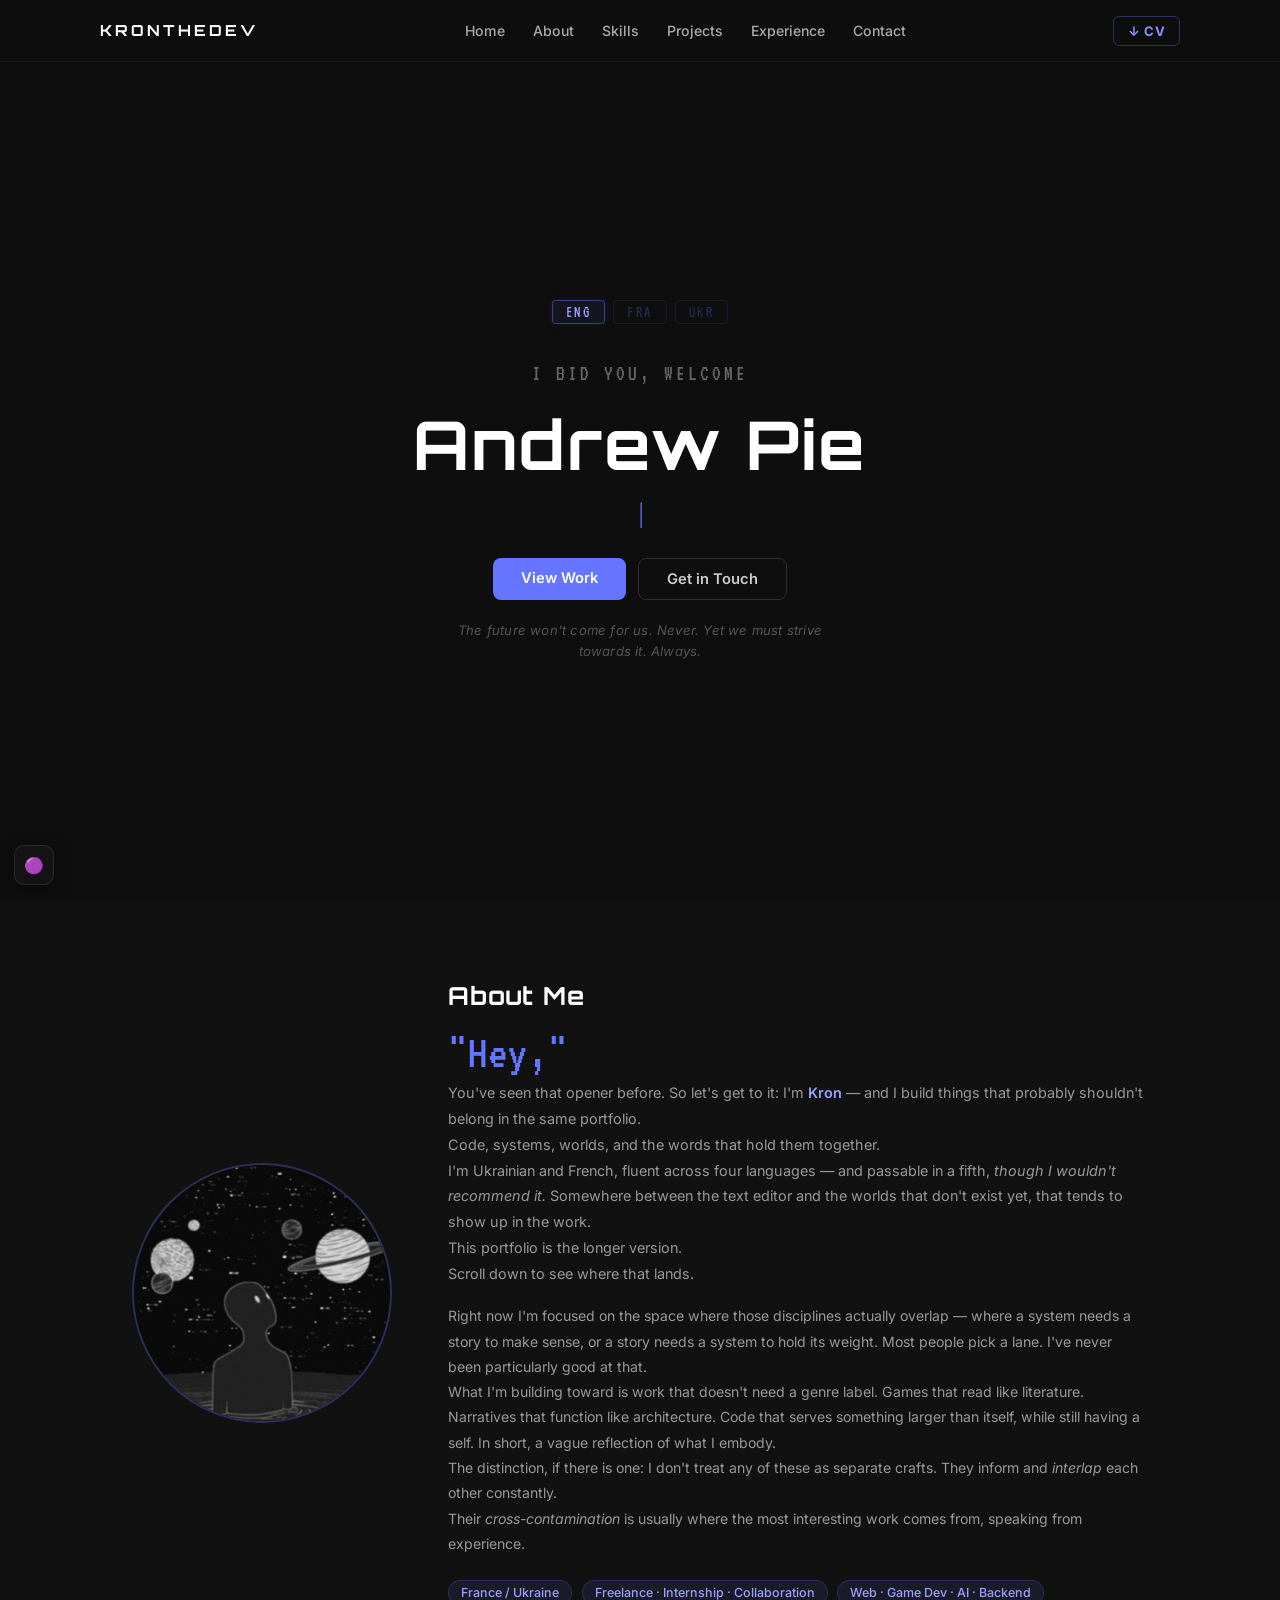
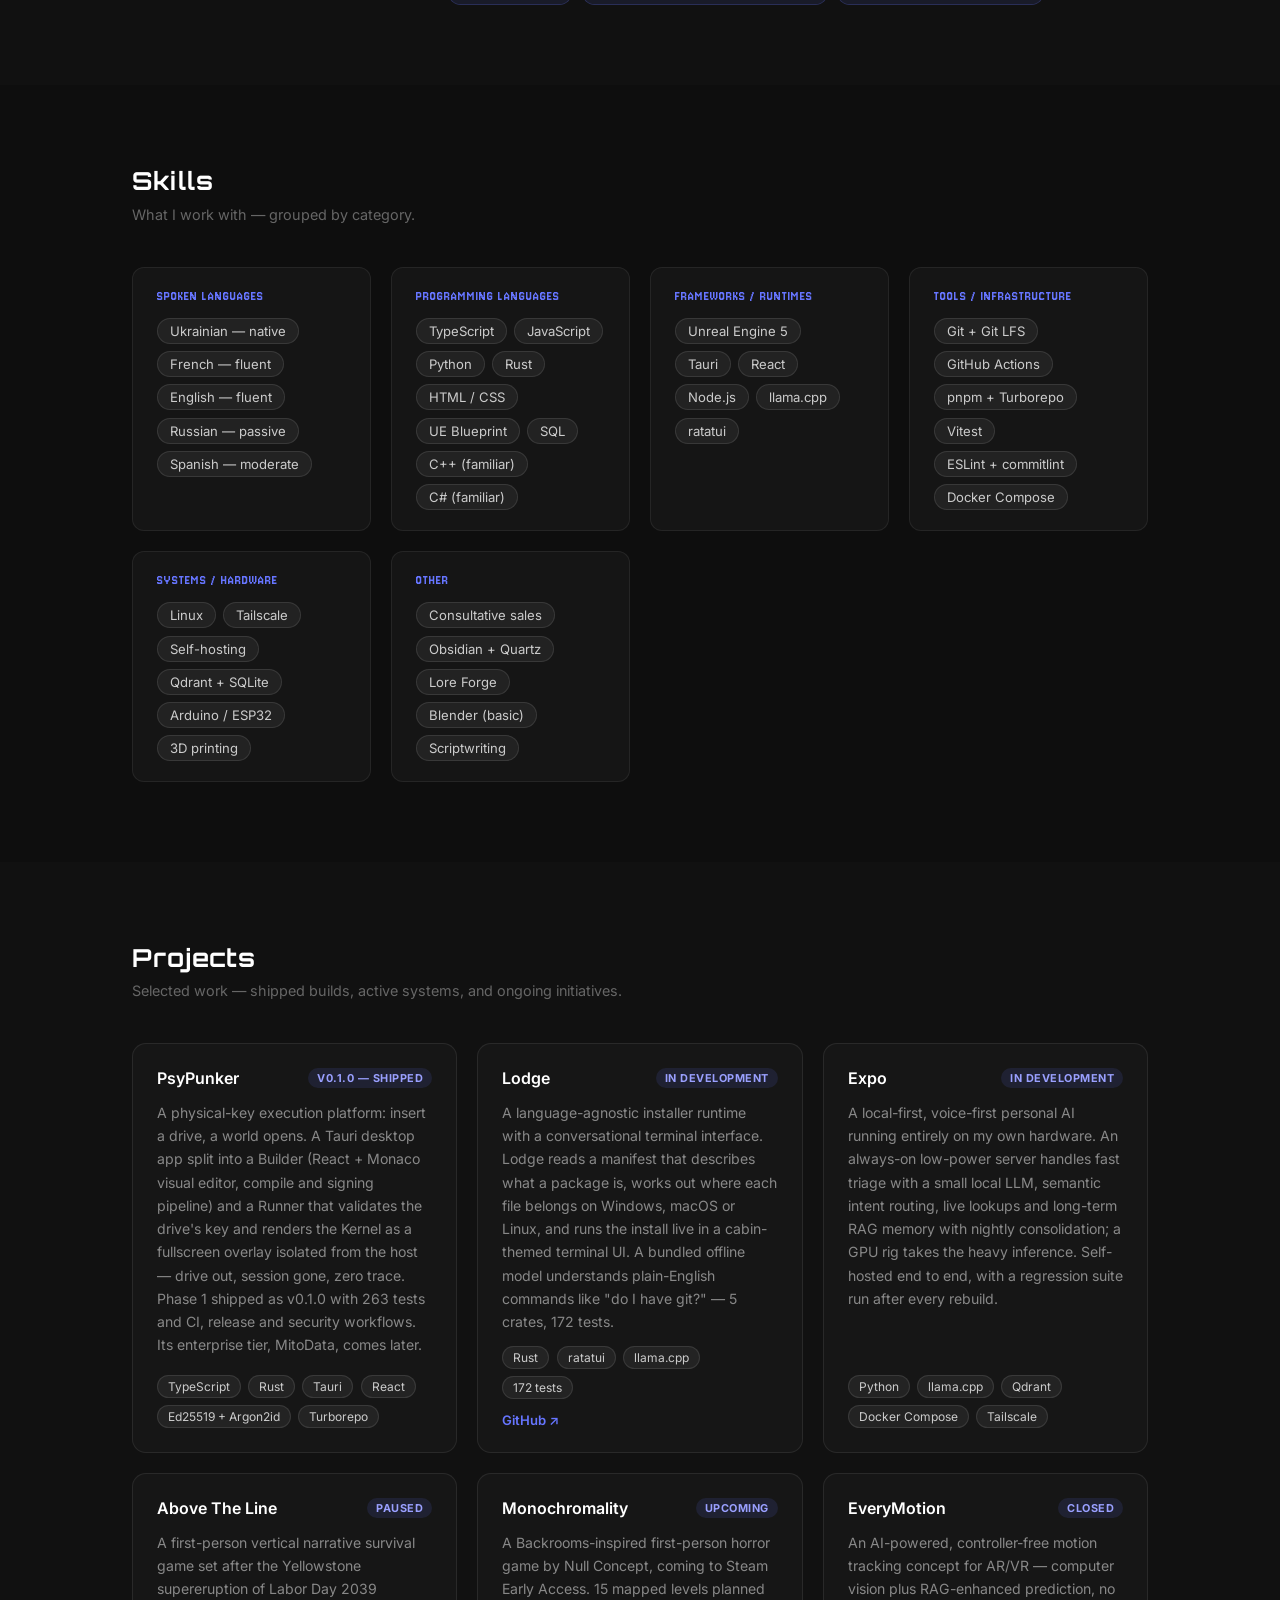
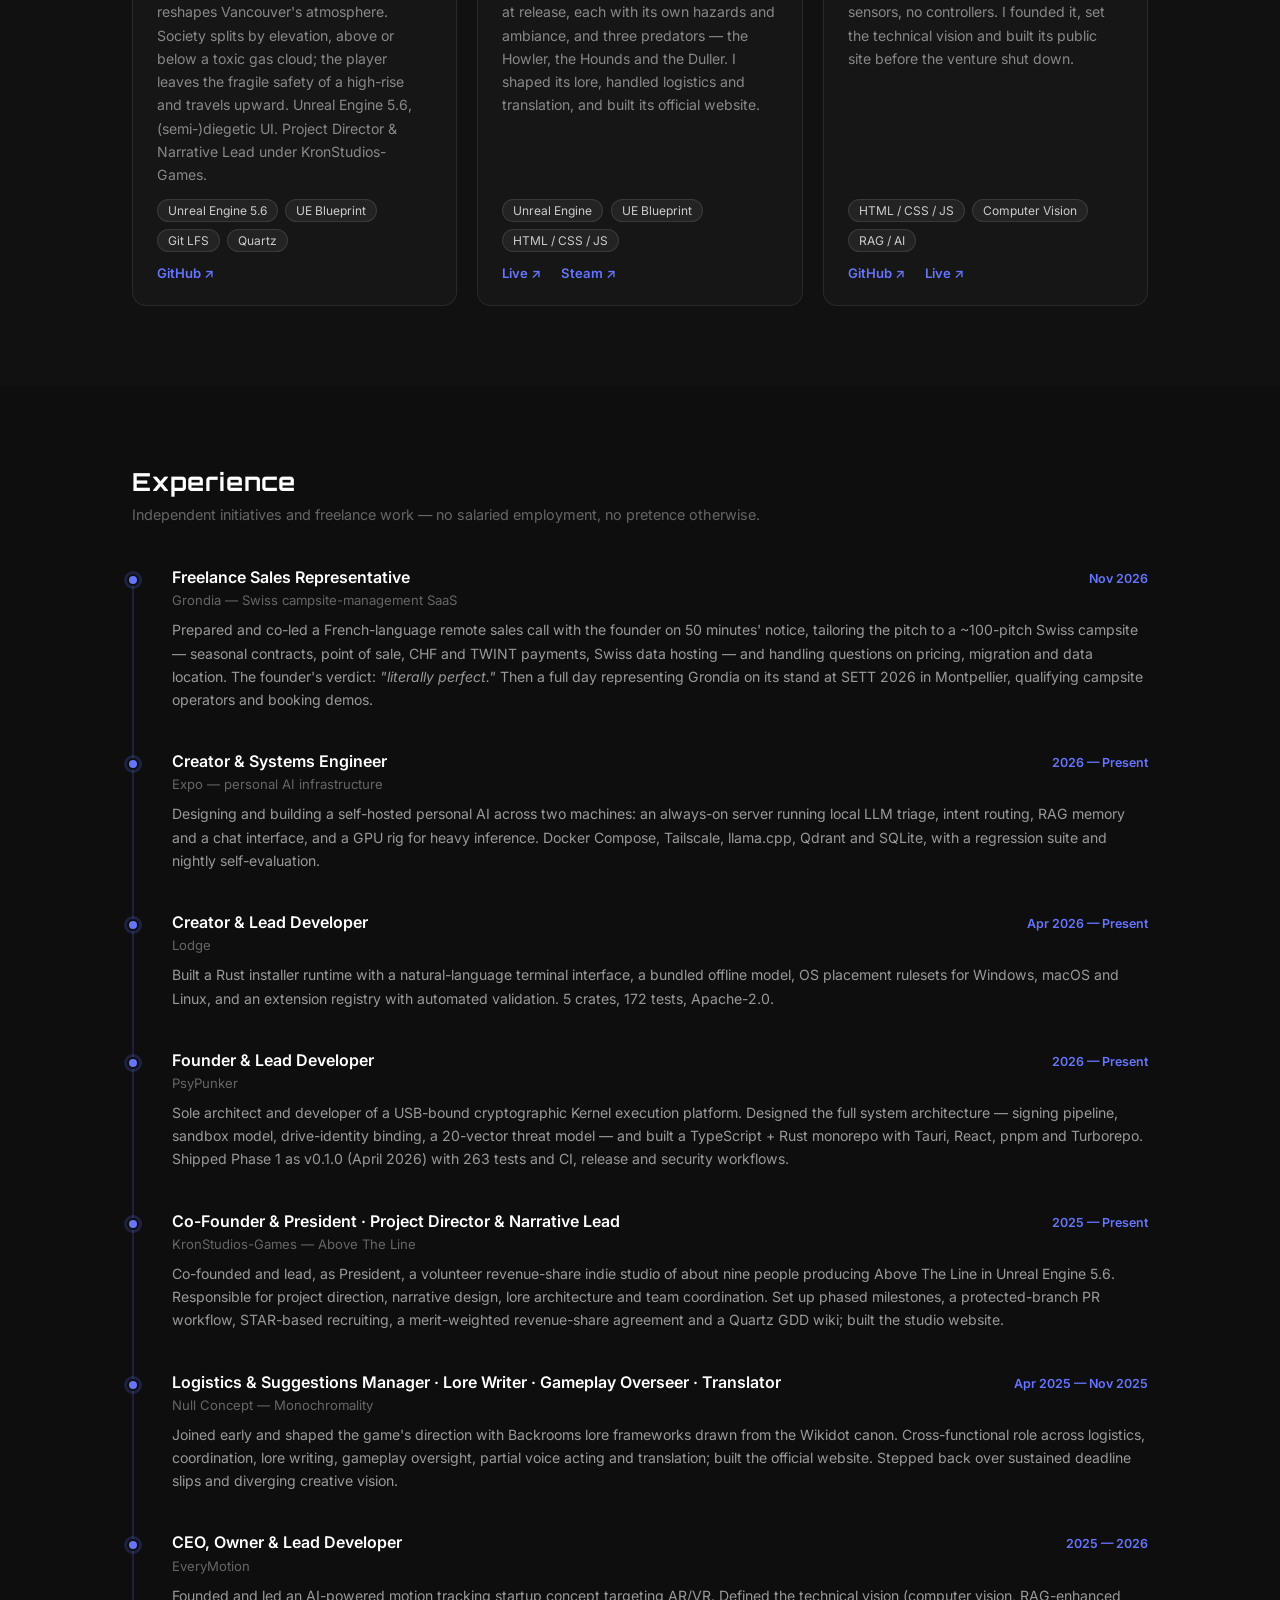
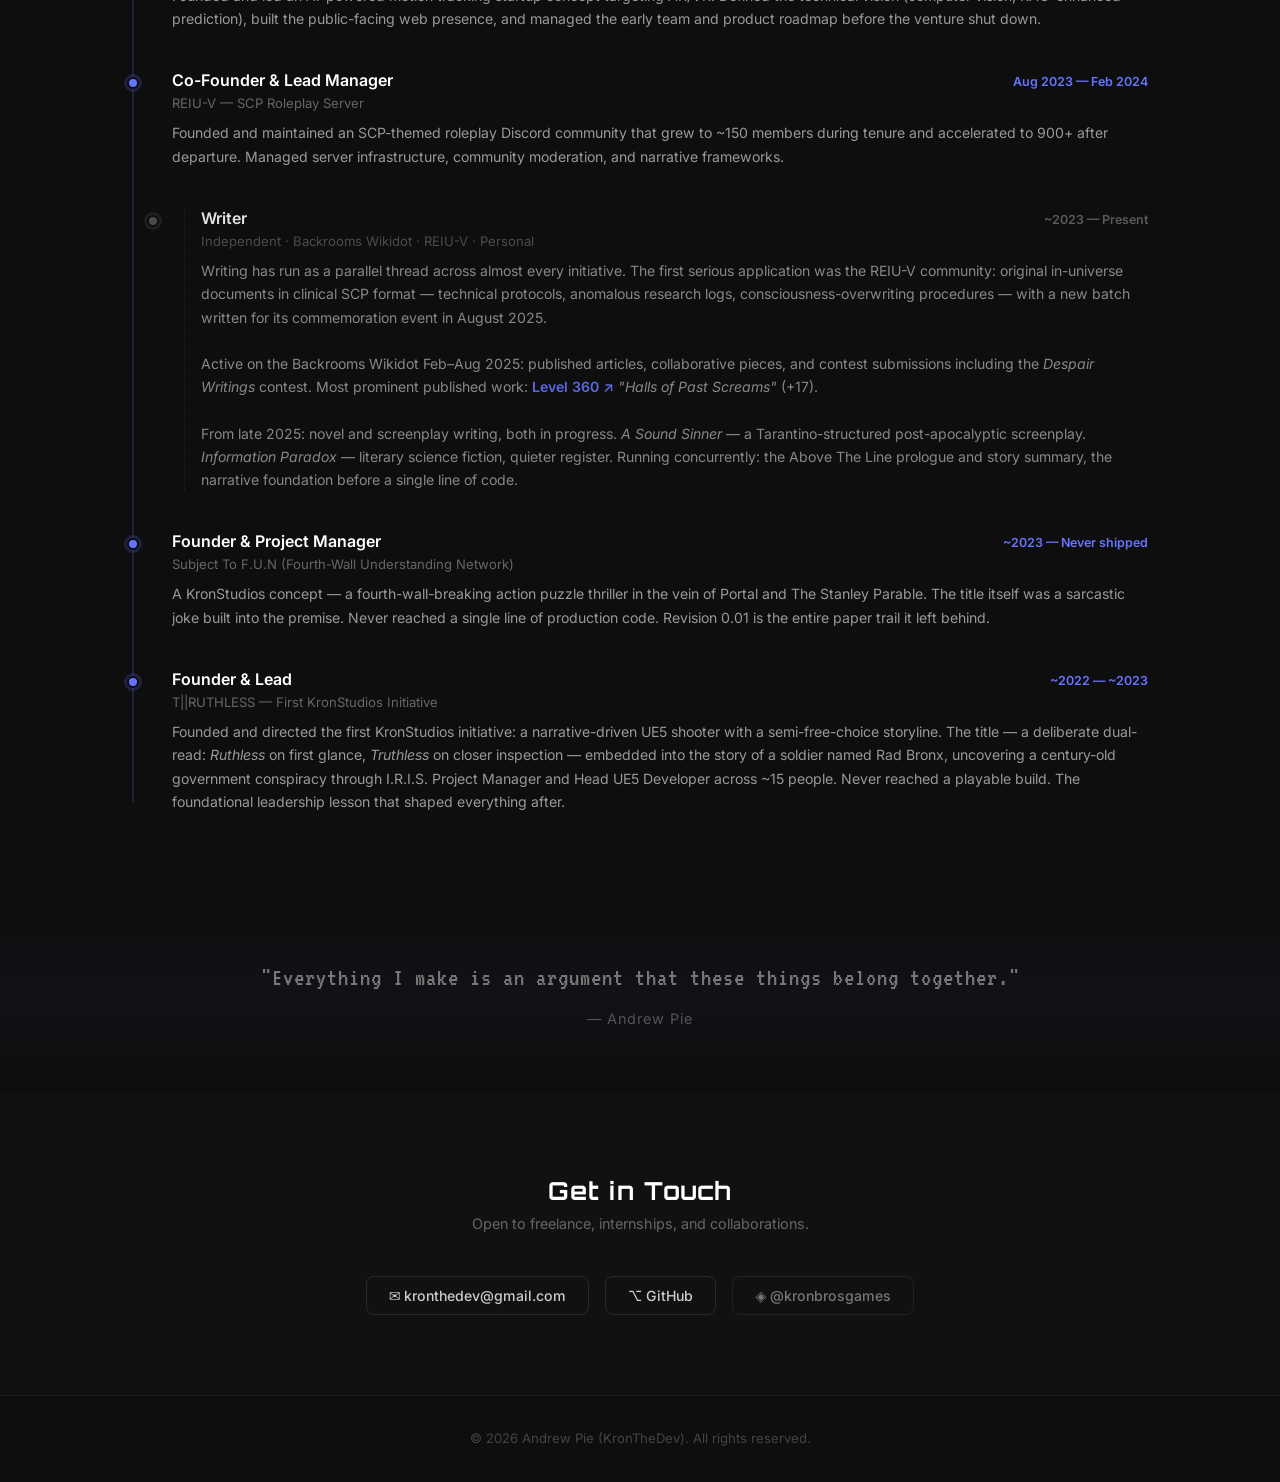
<file: index.html>
<!DOCTYPE html>
<html lang="en">
<head>
  <meta charset="UTF-8">
  <meta name="viewport" content="width=device-width, initial-scale=1.0">
  <title>Andrew Pie — Portfolio</title>
  <meta name="description" content="Andrew Pie (KronTheDev): developer, systems engineer, game designer and writer. Projects, experience and CV in English, French and Ukrainian.">
  <meta name="author" content="Andrew Pie">
  <link rel="icon" href="k-logo.ico" type="image/x-icon">
  <link href="https://fonts.googleapis.com/css2?family=Inter:wght@300;400;500;700&family=Orbitron:wght@700&family=VT323&family=Jersey+10&display=swap" rel="stylesheet">
  <link rel="stylesheet" href="style.css">
</head>
<body>

  <canvas id="trailCanvas"></canvas>
  <div id="glitchOverlay"></div>

  <!-- NAV -->
  <nav class="topbar" role="navigation" aria-label="Main navigation">
    <div class="nav-content">
      <span class="brand">KRONTHEDEV</span>
      <div class="nav-links" id="navLinks">
        <a href="#hero"       data-i18n="nav_home">Home</a>
        <a href="#about"      data-i18n="nav_about">About</a>
        <a href="#skills"     data-i18n="nav_skills">Skills</a>
        <a href="#projects"   data-i18n="nav_projects">Projects</a>
        <a href="#experience" data-i18n="nav_experience">Experience</a>
        <a href="#contact"    data-i18n="nav_contact">Contact</a>
      </div>
      <div class="nav-right">
        <a href="cv.html" class="cv-btn" id="cvDownload">↓ CV</a>
        <button class="nav-hamburger" id="navHamburger" aria-label="Toggle navigation" aria-expanded="false">
          <span></span><span></span><span></span>
        </button>
      </div>
    </div>
  </nav>

  <!-- HERO -->
  <section id="hero" class="hero">
    <div class="hero-content">

      <!-- Language selector -->
      <div class="lang-selector" role="group" aria-label="Language selector">
        <button class="lang-btn active" data-lang="en">ENG</button>
        <button class="lang-btn" data-lang="fr">FRA</button>
        <button class="lang-btn" data-lang="uk">UKR</button>
      </div>

      <p class="hero-eyebrow" data-i18n="hero_eyebrow">I bid you, Welcome</p>
      <h1 class="hero-name">Andrew Pie</h1>
      <p class="hero-role"><span id="roleType"></span><span class="cursor" aria-hidden="true">|</span></p>
      <div class="hero-cta">
        <a href="#projects" class="btn-primary" data-i18n="hero_cta_view">View Work</a>
        <a href="#contact"  class="btn-ghost"   data-i18n="hero_cta_touch">Get in Touch</a>
      </div>
      <p class="hero-tagline" data-i18n="hero_tagline">The future won't come for us. Never. Yet we must strive towards it. Always.</p>
    </div>
  </section>

  <!-- ABOUT -->
  <section id="about" class="section-alt">
    <div class="inner two-col">
      <div class="about-photo">
        <img src="assets/about_profile.png" alt="Andrew Pie" class="profile-img">
      </div>
      <div class="about-body">
        <h2 data-i18n="about_heading">About Me</h2>
        <p class="muted bio-p1">
          <span class="bio-hey" data-i18n="bio_hey">"Hey,"</span><br>
          <span data-i18n-html="bio_p1_l1">You've seen that opener before. So let's get to it: I'm <span id="glitchName">Andrew</span> — and I build things that probably shouldn't belong in the same portfolio.</span><br>
          <span data-i18n="bio_p1_l2">Code, systems, worlds, and the words that hold them together.</span><br>
          <span data-i18n-html="bio_p1_l3">I'm Ukrainian and French, fluent across four languages — and passable in a fifth, <em>though I wouldn't recommend it.</em> Somewhere between the text editor and the worlds that don't exist yet, that tends to show up in the work.</span><br>
          <span data-i18n="bio_p1_l4">This portfolio is the longer version.</span><br>
          <span data-i18n="bio_p1_l5">Scroll down to see where that lands.</span>
        </p>
        <p class="muted bio-p2" data-i18n-html="bio_p2">Right now I'm focused on the space where those disciplines actually overlap — where a system needs a story to make sense, or a story needs a system to hold its weight. Most people pick a lane. I've never been particularly good at that.<br>What I'm building toward is work that doesn't need a genre label. Games that read like literature. Narratives that function like architecture. Code that serves something larger than itself, while still having a self. In short, a vague reflection of what I embody.<br>The distinction, if there is one: I don't treat any of these as separate crafts. They inform and <em>interlap</em> each other constantly.<br>Their <em>cross-contamination</em> is usually where the most interesting work comes from, speaking from experience.</p>
        <div class="tag-row" style="margin-top:1.5rem">
          <span class="tag" data-i18n="tag_location">France / Ukraine</span>
          <span class="tag" data-i18n="tag_open">Freelance · Internship · Collaboration</span>
          <span class="tag" data-i18n="tag_domain">Web · Game Dev · AI · Backend</span>
        </div>
      </div>
    </div>
  </section>

  <!-- SKILLS -->
  <section id="skills" class="section-base">
    <div class="inner">
      <h2 data-i18n="skills_heading">Skills</h2>
      <p class="section-sub" data-i18n="skills_sub">What I work with — grouped by category.</p>
      <div class="skills-grid">

        <div class="skill-group">
          <h3 data-i18n="sg_spoken">Spoken Languages</h3>
          <div class="pill-row">
            <span class="pill" data-i18n="lang_uk">Ukrainian — native</span>
            <span class="pill" data-i18n="lang_fr">French — fluent</span>
            <span class="pill" data-i18n="lang_en">English — fluent</span>
            <span class="pill" data-i18n="lang_ru">Russian — passive</span>
            <span class="pill" data-i18n="lang_es">Spanish — moderate</span>
          </div>
        </div>

        <div class="skill-group">
          <h3 data-i18n="sg_prog">Programming Languages</h3>
          <div class="pill-row">
            <span class="pill">TypeScript</span>
            <span class="pill">JavaScript</span>
            <span class="pill">Python</span>
            <span class="pill">Rust</span>
            <span class="pill">HTML / CSS</span>
            <span class="pill">UE Blueprint</span>
            <span class="pill">SQL</span>
            <span class="pill" data-i18n="sk_cpp">C++ (familiar)</span>
            <span class="pill" data-i18n="sk_cs">C# (familiar)</span>
          </div>
        </div>

        <div class="skill-group">
          <h3 data-i18n="sg_frameworks">Frameworks / Runtimes</h3>
          <div class="pill-row">
            <span class="pill">Unreal Engine 5</span>
            <span class="pill">Tauri</span>
            <span class="pill">React</span>
            <span class="pill">Node.js</span>
            <span class="pill">llama.cpp</span>
            <span class="pill">ratatui</span>
          </div>
        </div>

        <div class="skill-group">
          <h3 data-i18n="sg_tools">Tools / Infrastructure</h3>
          <div class="pill-row">
            <span class="pill">Git + Git LFS</span>
            <span class="pill">GitHub Actions</span>
            <span class="pill">pnpm + Turborepo</span>
            <span class="pill">Vitest</span>
            <span class="pill">ESLint + commitlint</span>
            <span class="pill">Docker Compose</span>
          </div>
        </div>

        <div class="skill-group">
          <h3 data-i18n="sg_systems">Systems / Hardware</h3>
          <div class="pill-row">
            <span class="pill">Linux</span>
            <span class="pill">Tailscale</span>
            <span class="pill" data-i18n="sk_selfhost">Self-hosting</span>
            <span class="pill">Qdrant + SQLite</span>
            <span class="pill">Arduino / ESP32</span>
            <span class="pill" data-i18n="sk_print">3D printing</span>
          </div>
        </div>

        <div class="skill-group">
          <h3 data-i18n="sg_other">Other</h3>
          <div class="pill-row">
            <span class="pill" data-i18n="sk_sales">Consultative sales</span>
            <span class="pill">Obsidian + Quartz</span>
            <span class="pill">Lore Forge</span>
            <span class="pill" data-i18n="sk_blender">Blender (basic)</span>
            <span class="pill" data-i18n="sk_gdocs">Scriptwriting</span>
          </div>
        </div>

      </div>
    </div>
  </section>

  <!-- PROJECTS -->
  <section id="projects" class="section-alt">
    <div class="inner">
      <h2 data-i18n="projects_heading">Projects</h2>
      <p class="section-sub" data-i18n="projects_sub">Selected work — shipped builds, active systems, and ongoing initiatives.</p>
      <div class="projects-grid">

        <div class="project-card">
          <div class="project-top">
            <h3>PsyPunker</h3>
            <span class="status-badge" data-i18n="badge_v01">v0.1.0 — Shipped</span>
          </div>
          <p data-i18n="proj_ps_desc">A physical-key execution platform: insert a drive, a world opens. A Tauri desktop app split into a Builder (React + Monaco visual editor, compile and signing pipeline) and a Runner that validates the drive's key and renders the Kernel as a fullscreen overlay isolated from the host — drive out, session gone, zero trace. Phase 1 shipped as v0.1.0 with 263 tests and CI, release and security workflows. Its enterprise tier, MitoData, comes later.</p>
          <div class="pill-row sm">
            <span class="pill">TypeScript</span>
            <span class="pill">Rust</span>
            <span class="pill">Tauri</span>
            <span class="pill">React</span>
            <span class="pill">Ed25519 + Argon2id</span>
            <span class="pill">Turborepo</span>
          </div>
        </div>

        <div class="project-card">
          <div class="project-top">
            <h3>Lodge</h3>
            <span class="status-badge" data-i18n="badge_active">In development</span>
          </div>
          <p data-i18n="proj_lodge_desc">A language-agnostic installer runtime with a conversational terminal interface. Lodge reads a manifest that describes what a package is, works out where each file belongs on Windows, macOS or Linux, and runs the install live in a cabin-themed terminal UI. A bundled offline model understands plain-English commands like "do I have git?" — 5 crates, 172 tests.</p>
          <div class="pill-row sm">
            <span class="pill">Rust</span>
            <span class="pill">ratatui</span>
            <span class="pill">llama.cpp</span>
            <span class="pill">172 tests</span>
          </div>
          <div class="project-links">
            <a href="https://github.com/KronTheDev/lodge" target="_blank" rel="noopener">GitHub ↗</a>
          </div>
        </div>

        <div class="project-card">
          <div class="project-top">
            <h3>Expo</h3>
            <span class="status-badge" data-i18n="badge_active">In development</span>
          </div>
          <p data-i18n="proj_expo_desc">A local-first, voice-first personal AI running entirely on my own hardware. An always-on low-power server handles fast triage with a small local LLM, semantic intent routing, live lookups and long-term RAG memory with nightly consolidation; a GPU rig takes the heavy inference. Self-hosted end to end, with a regression suite run after every rebuild.</p>
          <div class="pill-row sm">
            <span class="pill">Python</span>
            <span class="pill">llama.cpp</span>
            <span class="pill">Qdrant</span>
            <span class="pill">Docker Compose</span>
            <span class="pill">Tailscale</span>
          </div>
        </div>

        <div class="project-card">
          <div class="project-top">
            <h3>Above The Line</h3>
            <span class="status-badge" data-i18n="badge_paused">Paused</span>
          </div>
          <p data-i18n="proj_atl_desc">A first-person vertical narrative survival game set after the Yellowstone supereruption of Labor Day 2039 reshapes Vancouver's atmosphere. Society splits by elevation, above or below a toxic gas cloud; the player leaves the fragile safety of a high-rise and travels upward. Unreal Engine 5.6, (semi-)diegetic UI. Project Director &amp; Narrative Lead under KronStudios-Games.</p>
          <div class="pill-row sm">
            <span class="pill">Unreal Engine 5.6</span>
            <span class="pill">UE Blueprint</span>
            <span class="pill">Git LFS</span>
            <span class="pill">Quartz</span>
          </div>
          <div class="project-links">
            <a href="https://github.com/KronStudios-Games/abovetheline" target="_blank" rel="noopener">GitHub ↗</a>
          </div>
        </div>

        <div class="project-card">
          <div class="project-top">
            <h3>Monochromality</h3>
            <span class="status-badge" data-i18n="badge_upcoming">Upcoming</span>
          </div>
          <p data-i18n="proj_mono_desc">A Backrooms-inspired first-person horror game by Null Concept, coming to Steam Early Access. 15 mapped levels planned at release, each with its own hazards and ambiance, and three predators — the Howler, the Hounds and the Duller. I shaped its lore, handled logistics and translation, and built its official website.</p>
          <div class="pill-row sm">
            <span class="pill">Unreal Engine</span>
            <span class="pill">UE Blueprint</span>
            <span class="pill">HTML / CSS / JS</span>
          </div>
          <div class="project-links">
            <a href="https://kronthedev.github.io/monochromality/" target="_blank" rel="noopener">Live ↗</a>
            <a href="https://store.steampowered.com/app/3744840/Monochromality/" target="_blank" rel="noopener">Steam ↗</a>
          </div>
        </div>

        <div class="project-card">
          <div class="project-top">
            <h3>EveryMotion</h3>
            <span class="status-badge" data-i18n="badge_closed">Closed</span>
          </div>
          <p data-i18n="proj_em_desc">An AI-powered, controller-free motion tracking concept for AR/VR — computer vision plus RAG-enhanced prediction, no sensors, no controllers. I founded it, set the technical vision and built its public site before the venture shut down.</p>
          <div class="pill-row sm">
            <span class="pill">HTML / CSS / JS</span>
            <span class="pill">Computer Vision</span>
            <span class="pill">RAG / AI</span>
          </div>
          <div class="project-links">
            <a href="https://github.com/KronTheDev/everymotion.github.io" target="_blank" rel="noopener">GitHub ↗</a>
            <a href="https://kronthedev.github.io/everymotion.github.io/" target="_blank" rel="noopener">Live ↗</a>
          </div>
        </div>

      </div>
    </div>
  </section>

  <!-- EXPERIENCE -->
  <section id="experience" class="section-base">
    <div class="inner">
      <h2 data-i18n="experience_heading">Experience</h2>
      <p class="section-sub" data-i18n="experience_sub">Independent initiatives and freelance work — no salaried employment, no pretence otherwise.</p>
      <div class="timeline">

        <div class="tl-item">
          <div class="tl-dot"></div>
          <div class="tl-body">
            <div class="tl-header">
              <h3 data-i18n="exp_gr_role">Freelance Sales Representative</h3>
              <span class="tl-date" data-i18n="exp_gr_date">Nov 2026</span>
            </div>
            <p class="tl-org" data-i18n="exp_gr_org">Grondia — Swiss campsite-management SaaS</p>
            <p class="muted" data-i18n-html="exp_gr_desc">Prepared and co-led a French-language remote sales call with the founder on 50 minutes' notice, tailoring the pitch to a ~100-pitch Swiss campsite — seasonal contracts, point of sale, CHF and TWINT payments, Swiss data hosting — and handling questions on pricing, migration and data location. The founder's verdict: <em>"literally perfect."</em> Then a full day representing Grondia on its stand at SETT 2026 in Montpellier, qualifying campsite operators and booking demos.</p>
          </div>
        </div>

        <div class="tl-item">
          <div class="tl-dot"></div>
          <div class="tl-body">
            <div class="tl-header">
              <h3 data-i18n="exp_expo_role">Creator &amp; Systems Engineer</h3>
              <span class="tl-date" data-i18n="exp_expo_date">2026 — Present</span>
            </div>
            <p class="tl-org" data-i18n="exp_expo_org">Expo — personal AI infrastructure</p>
            <p class="muted" data-i18n="exp_expo_desc">Designing and building a self-hosted personal AI across two machines: an always-on server running local LLM triage, intent routing, RAG memory and a chat interface, and a GPU rig for heavy inference. Docker Compose, Tailscale, llama.cpp, Qdrant and SQLite, with a regression suite and nightly self-evaluation.</p>
          </div>
        </div>

        <div class="tl-item">
          <div class="tl-dot"></div>
          <div class="tl-body">
            <div class="tl-header">
              <h3 data-i18n="exp_lodge_role">Creator &amp; Lead Developer</h3>
              <span class="tl-date" data-i18n="exp_lodge_date">Apr 2026 — Present</span>
            </div>
            <p class="tl-org" data-i18n="exp_lodge_org">Lodge</p>
            <p class="muted" data-i18n="exp_lodge_desc">Built a Rust installer runtime with a natural-language terminal interface, a bundled offline model, OS placement rulesets for Windows, macOS and Linux, and an extension registry with automated validation. 5 crates, 172 tests, Apache-2.0.</p>
          </div>
        </div>

        <div class="tl-item">
          <div class="tl-dot"></div>
          <div class="tl-body">
            <div class="tl-header">
              <h3 data-i18n="exp_ps_role">Founder &amp; Lead Developer</h3>
              <span class="tl-date" data-i18n="exp_ps_date">2026 — Present</span>
            </div>
            <p class="tl-org" data-i18n="exp_ps_org">PsyPunker</p>
            <p class="muted" data-i18n="exp_ps_desc">Sole architect and developer of a USB-bound cryptographic Kernel execution platform. Designed the full system architecture — signing pipeline, sandbox model, drive-identity binding, a 20-vector threat model — and built a TypeScript + Rust monorepo with Tauri, React, pnpm and Turborepo. Shipped Phase 1 as v0.1.0 (April 2026) with 263 tests and CI, release and security workflows.</p>
          </div>
        </div>

        <div class="tl-item">
          <div class="tl-dot"></div>
          <div class="tl-body">
            <div class="tl-header">
              <h3 data-i18n="exp_ks_role">Co-Founder &amp; President · Project Director &amp; Narrative Lead</h3>
              <span class="tl-date" data-i18n="exp_ks_date">2025 — Present</span>
            </div>
            <p class="tl-org" data-i18n="exp_ks_org">KronStudios-Games — Above The Line</p>
            <p class="muted" data-i18n="exp_ks_desc">Co-founded and lead, as President, a volunteer revenue-share indie studio of about nine people producing Above The Line in Unreal Engine 5.6. Responsible for project direction, narrative design, lore architecture and team coordination. Set up phased milestones, a protected-branch PR workflow, STAR-based recruiting, a merit-weighted revenue-share agreement and a Quartz GDD wiki; built the studio website.</p>
          </div>
        </div>

        <div class="tl-item">
          <div class="tl-dot"></div>
          <div class="tl-body">
            <div class="tl-header">
              <h3 data-i18n="exp_nc_role">Logistics &amp; Suggestions Manager · Lore Writer · Gameplay Overseer · Translator</h3>
              <span class="tl-date" data-i18n="exp_nc_date">Apr 2025 — Nov 2025</span>
            </div>
            <p class="tl-org" data-i18n="exp_nc_org">Null Concept — Monochromality</p>
            <p class="muted" data-i18n="exp_nc_desc">Joined early and shaped the game's direction with Backrooms lore frameworks drawn from the Wikidot canon. Cross-functional role across logistics, coordination, lore writing, gameplay oversight, partial voice acting and translation; built the official website. Stepped back over sustained deadline slips and diverging creative vision.</p>
          </div>
        </div>

        <div class="tl-item">
          <div class="tl-dot"></div>
          <div class="tl-body">
            <div class="tl-header">
              <h3 data-i18n="exp_em_role">CEO, Owner &amp; Lead Developer</h3>
              <span class="tl-date" data-i18n="exp_em_date">2025 — 2026</span>
            </div>
            <p class="tl-org" data-i18n="exp_em_org">EveryMotion</p>
            <p class="muted" data-i18n="exp_em_desc">Founded and led an AI-powered motion tracking startup concept targeting AR/VR. Defined the technical vision (computer vision, RAG-enhanced prediction), built the public-facing web presence, and managed the early team and product roadmap before the venture shut down.</p>
          </div>
        </div>

        <div class="tl-item">
          <div class="tl-dot"></div>
          <div class="tl-body">
            <div class="tl-header">
              <h3 data-i18n="exp_reiu_role">Co-Founder &amp; Lead Manager</h3>
              <span class="tl-date" data-i18n="exp_reiu_date">Aug 2023 — Feb 2024</span>
            </div>
            <p class="tl-org" data-i18n="exp_reiu_org">REIU-V — SCP Roleplay Server</p>
            <p class="muted" data-i18n="exp_reiu_desc">Founded and maintained an SCP-themed roleplay Discord community that grew to ~150 members during tenure and accelerated to 900+ after departure. Managed server infrastructure, community moderation, and narrative frameworks.</p>
          </div>
        </div>

        <div class="tl-item tl-writing">
          <div class="tl-dot tl-dot-writing"></div>
          <div class="tl-body">
            <div class="tl-header">
              <h3 data-i18n="exp_wr_role">Writer</h3>
              <span class="tl-date tl-date-writing" data-i18n="exp_wr_date">~2023 — Present</span>
            </div>
            <p class="tl-org tl-org-writing" data-i18n="exp_wr_org">Independent · Backrooms Wikidot · REIU-V · Personal</p>
            <p class="muted" data-i18n-html="exp_wr_desc">Writing has run as a parallel thread across almost every initiative. The first serious application was the REIU-V community: original in-universe documents in clinical SCP format — technical protocols, anomalous research logs, consciousness-overwriting procedures — with a new batch written for its commemoration event in August 2025.<br><br>Active on the Backrooms Wikidot Feb–Aug 2025: published articles, collaborative pieces, and contest submissions including the <em>Despair Writings</em> contest. Most prominent published work: <a href="https://backrooms-wiki.wikidot.com/level-360" target="_blank" rel="noopener" class="tl-link">Level 360 ↗</a> <em>"Halls of Past Screams"</em> (+17).<br><br>From late 2025: novel and screenplay writing, both in progress. <em>A Sound Sinner</em> — a Tarantino-structured post-apocalyptic screenplay. <em>Information Paradox</em> — literary science fiction, quieter register. Running concurrently: the Above The Line prologue and story summary, the narrative foundation before a single line of code.</p>
          </div>
        </div>

        <div class="tl-item">
          <div class="tl-dot"></div>
          <div class="tl-body">
            <div class="tl-header">
              <h3 data-i18n="exp_fun_role">Founder &amp; Project Manager</h3>
              <span class="tl-date" data-i18n="exp_fun_date">~2023 — Never shipped</span>
            </div>
            <p class="tl-org" data-i18n="exp_fun_org">Subject To F.U.N (Fourth-Wall Understanding Network)</p>
            <p class="muted" data-i18n="exp_fun_desc">A KronStudios concept — a fourth-wall-breaking action puzzle thriller in the vein of Portal and The Stanley Parable. The title itself was a sarcastic joke built into the premise. Never reached a single line of production code. Revision 0.01 is the entire paper trail it left behind.</p>
          </div>
        </div>

        <div class="tl-item">
          <div class="tl-dot"></div>
          <div class="tl-body">
            <div class="tl-header">
              <h3 data-i18n="exp_tr_role">Founder &amp; Lead</h3>
              <span class="tl-date" data-i18n="exp_tr_date">~2022 — ~2023</span>
            </div>
            <p class="tl-org" data-i18n="exp_tr_org">T||RUTHLESS — First KronStudios Initiative</p>
            <p class="muted" data-i18n-html="exp_tr_desc">Founded and directed the first KronStudios initiative: a narrative-driven UE5 shooter with a semi-free-choice storyline. The title — a deliberate dual-read: <em>Ruthless</em> on first glance, <em>Truthless</em> on closer inspection — embedded into the story of a soldier named Rad Bronx, uncovering a century-old government conspiracy through I.R.I.S. Project Manager and Head UE5 Developer across ~15 people. Never reached a playable build. The foundational leadership lesson that shaped everything after.</p>
          </div>
        </div>

      </div>
    </div>
  </section>

  <!-- QUOTE / BREAK -->
  <div class="vision-break">
    <p data-i18n="vision_quote">"Everything I make is an argument that these things belong together."</p>
    <p class="vision-attr">— Andrew Pie</p>
  </div>

  <!-- CONTACT -->
  <section id="contact" class="section-alt">
    <div class="inner" style="text-align:center">
      <h2 data-i18n="contact_heading">Get in Touch</h2>
      <p class="section-sub" data-i18n="contact_sub">Open to freelance, internships, and collaborations.</p>
      <div class="contact-links">
        <a href="mailto:kronthedev@gmail.com" class="contact-chip">✉ kronthedev@gmail.com</a>
        <a href="https://github.com/KronTheDev" class="contact-chip" target="_blank" rel="noopener">⌥ GitHub</a>
        <span class="contact-chip contact-chip-static">◈ @kronbrosgames</span>
      </div>
    </div>
  </section>

  <footer>
    <p>© 2026 Andrew Pie (KronTheDev). All rights reserved.</p>
  </footer>

  <!-- Trail widget -->
  <div id="trailWidget" class="trail-widget" tabindex="0" aria-label="Trail controls">
    <button class="trail-tab" aria-expanded="false" aria-controls="trailPanel" title="Toggle cursor trail">🟣</button>
    <div id="trailPanel" class="trail-panel" role="region" aria-hidden="true">
      <label class="switch">
        <input id="trailToggle" type="checkbox" checked aria-checked="true">
        <span class="slider"></span>
      </label>
      <span class="trail-text">Trail</span>
    </div>
  </div>

  <script src="translations.js?v=2"></script>
  <script src="script.js?v=3"></script>
</body>
</html>
</file>
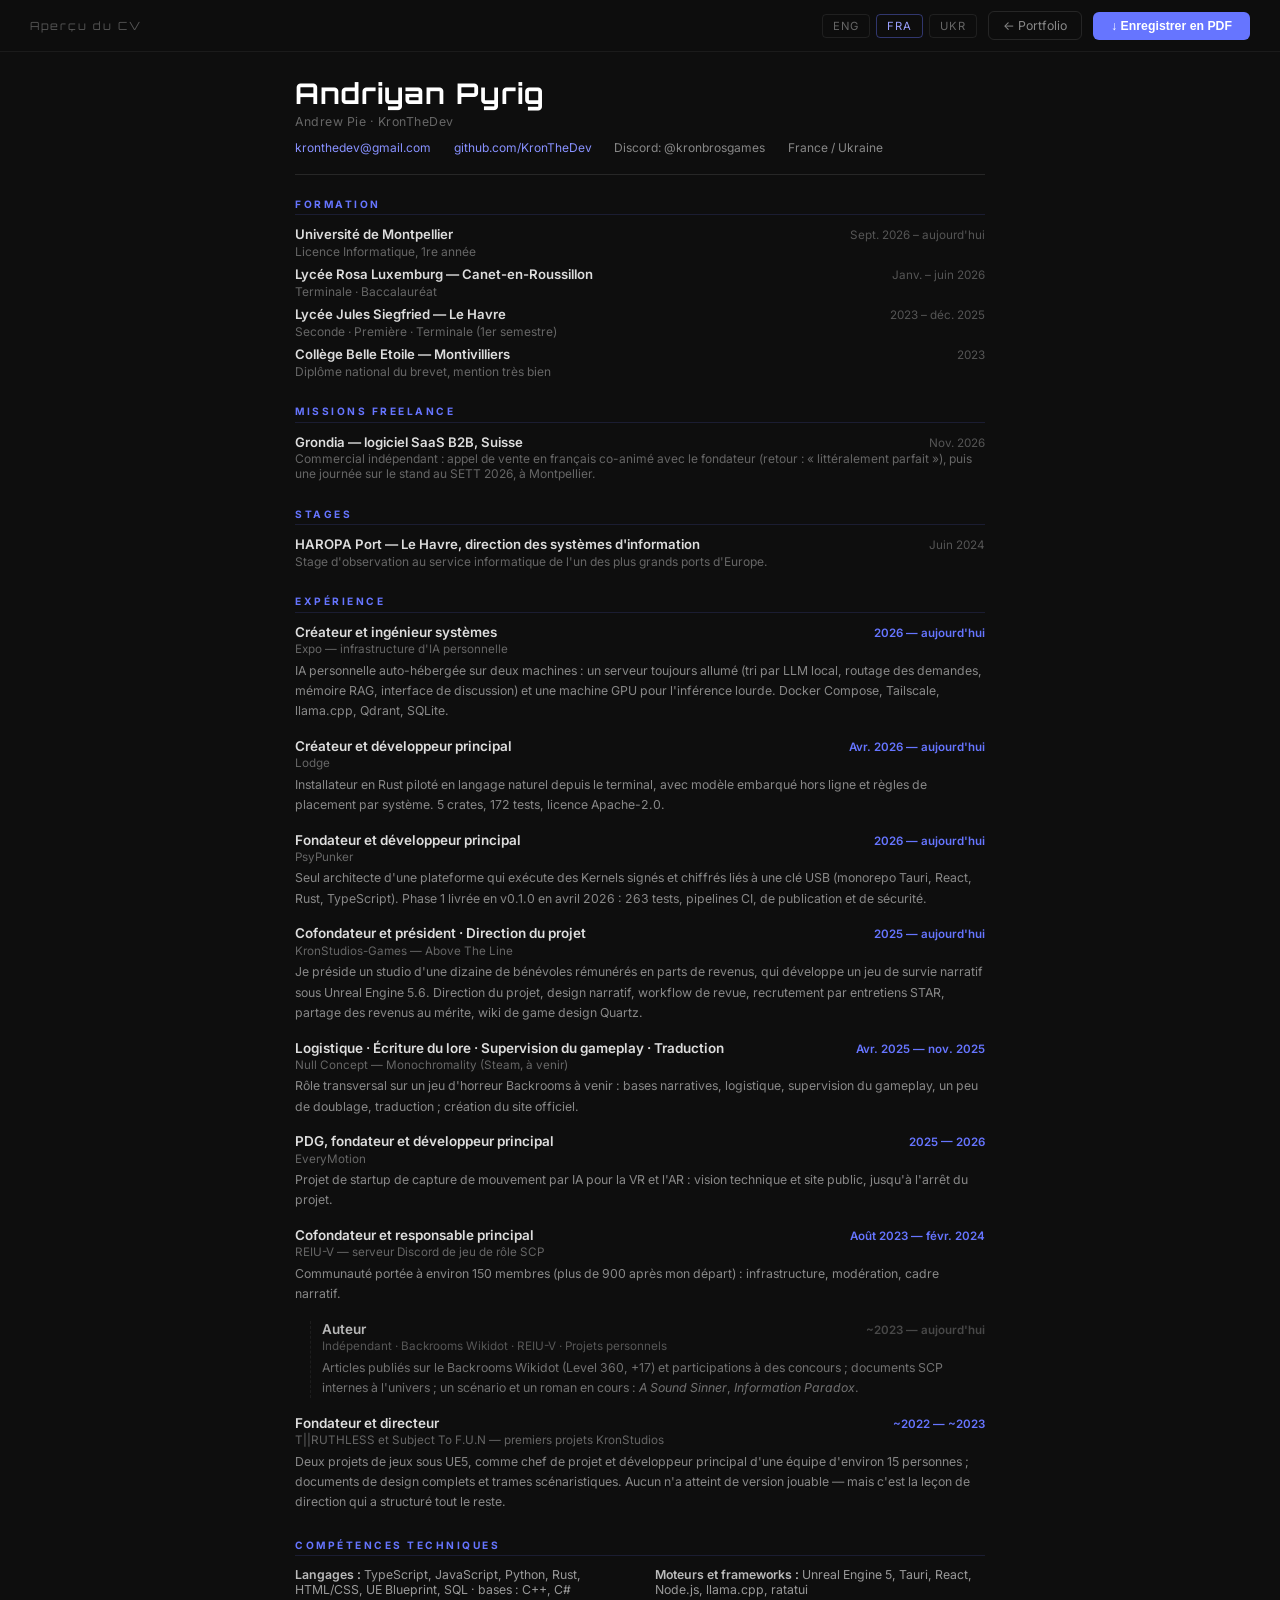
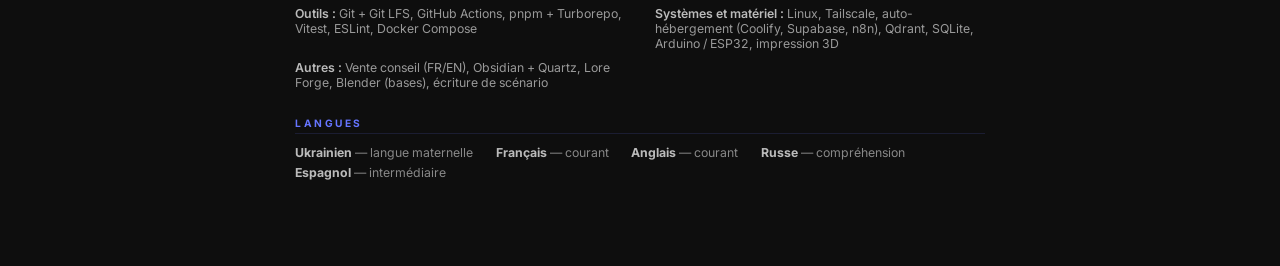
<file: cv.fr.html>
<!DOCTYPE html>
<html lang="fr">
<head>
  <meta charset="UTF-8">
  <meta name="viewport" content="width=device-width, initial-scale=1.0">
  <title>CV — Andriyan Pyrig (Andrew Pie)</title>
  <link href="https://fonts.googleapis.com/css2?family=Inter:wght@300;400;500;600;700&family=Orbitron:wght@700&display=swap" rel="stylesheet">
  <style>
    *, *::before, *::after { margin: 0; padding: 0; box-sizing: border-box; }
    html { font-size: 15px; }
    body { font-family: 'Inter', system-ui, sans-serif; background: #0e0e0e; color: #d8d8d8; -webkit-font-smoothing: antialiased; }

    .print-bar {
      position: fixed; top: 0; left: 0; right: 0; height: 52px;
      background: rgba(14,14,14,0.94); backdrop-filter: blur(10px);
      border-bottom: 1px solid rgba(255,255,255,0.06);
      display: flex; align-items: center; justify-content: space-between; padding: 0 2rem; z-index: 100;
    }
    .print-bar-label { font-family: 'Orbitron', sans-serif; font-size: 0.75rem; letter-spacing: 2px; color: #555; }
    .print-bar-actions { display: flex; gap: 0.75rem; align-items: center; }
    .lang-switch { display: flex; gap: 0.4rem; }
    .lang-link {
      font-size: 0.75rem; letter-spacing: 1px; color: #666; text-decoration: none;
      border: 1px solid rgba(255,255,255,0.08); padding: 4px 10px; border-radius: 4px;
      transition: color 0.15s, border-color 0.15s;
    }
    .lang-link:hover { color: #aaa; border-color: rgba(255,255,255,0.2); }
    .lang-link.active { color: #9aa0ff; border-color: rgba(102,117,255,0.4); }
    .btn-back { font-size: 0.82rem; color: #888; text-decoration: none; padding: 6px 14px; border: 1px solid rgba(255,255,255,0.1); border-radius: 6px; transition: color 0.15s, border-color 0.15s; }
    .btn-back:hover { color: #fff; border-color: rgba(255,255,255,0.3); }
    .btn-print { font-size: 0.82rem; font-weight: 700; color: #fff; background: #6675ff; border: none; padding: 7px 18px; border-radius: 6px; cursor: pointer; transition: opacity 0.15s; }
    .btn-print:hover { opacity: 0.85; }

    .cv-page { max-width: 780px; margin: 0 auto; padding: 5rem 3rem 4rem; }

    .cv-header { border-bottom: 1px solid rgba(255,255,255,0.1); padding-bottom: 1.25rem; margin-bottom: 1.5rem; }
    .cv-name { font-family: 'Orbitron', sans-serif; font-size: 1.9rem; font-weight: 700; color: #fff; letter-spacing: 1px; }
    .cv-alias { font-size: 0.82rem; color: #666; margin-top: 0.2rem; letter-spacing: 0.5px; }
    .cv-contact { display: flex; flex-wrap: wrap; gap: 0.25rem 1.5rem; margin-top: 0.75rem; font-size: 0.8rem; color: #888; }
    .cv-contact a { color: #8891ff; text-decoration: none; }

    .cv-section { margin-bottom: 1.75rem; }
    .cv-section-title { font-size: 0.68rem; font-weight: 700; letter-spacing: 2.5px; text-transform: uppercase; color: #6675ff; margin-bottom: 0.75rem; padding-bottom: 0.3rem; border-bottom: 1px solid rgba(102,117,255,0.15); }

    .cv-edu-item { margin-bottom: 0.5rem; }
    .cv-edu-line { display: flex; justify-content: space-between; align-items: baseline; gap: 1rem; }
    .cv-edu-name { font-size: 0.88rem; font-weight: 600; color: #ddd; }
    .cv-edu-date { font-size: 0.78rem; color: #555; flex-shrink: 0; }
    .cv-edu-sub { font-size: 0.8rem; color: #666; margin-top: 0.1rem; }

    .cv-exp-item { margin-bottom: 1.1rem; }
    .cv-exp-header { display: flex; justify-content: space-between; align-items: baseline; gap: 1rem; margin-bottom: 0.15rem; }
    .cv-exp-role { font-size: 0.9rem; font-weight: 600; color: #ddd; }
    .cv-exp-date { font-size: 0.77rem; color: #6675ff; flex-shrink: 0; font-weight: 600; }
    .cv-exp-org { font-size: 0.78rem; color: #666; margin-bottom: 0.3rem; }
    .cv-exp-body { font-size: 0.82rem; color: #888; line-height: 1.65; }
    .cv-exp-item.cv-writing { margin-left: 1rem; padding-left: 0.75rem; border-left: 1px dashed rgba(255,255,255,0.08); opacity: 0.82; }
    .cv-exp-item.cv-writing .cv-exp-date { color: #555; }

    .cv-skills-grid { display: grid; grid-template-columns: 1fr 1fr; gap: 0.6rem 2rem; }
    .cv-skill-row { font-size: 0.82rem; color: #999; }
    .cv-skill-row strong { color: #bbb; font-weight: 600; }

    .cv-lang-row { display: flex; flex-wrap: wrap; gap: 0.3rem 1.5rem; font-size: 0.82rem; color: #888; }
    .cv-lang-row span strong { color: #bbb; }

    @media (max-width: 680px) {
      .cv-page { padding: 4.5rem 1.25rem 3rem; }
      .cv-name { font-size: 1.4rem; }
      .cv-skills-grid { grid-template-columns: 1fr; }
      .cv-exp-header { flex-direction: column; gap: 0.1rem; }
      .cv-edu-line { flex-direction: column; gap: 0.05rem; }
      .print-bar { padding: 0 1rem; }
      .print-bar-label { display: none; }
    }

    @media print {
      @page { size: A4; margin: 16mm 18mm; }
      body { background: #fff !important; color: #1a1a1a !important; font-size: 11pt; }
      .print-bar { display: none !important; }
      .cv-page { padding: 0; max-width: 100%; }
      .cv-name { color: #000 !important; font-size: 22pt; }
      .cv-alias { color: #555 !important; }
      .cv-contact { color: #444 !important; }
      .cv-contact a { color: #3344cc !important; }
      .cv-header { border-bottom-color: #ccc !important; }
      .cv-section-title { color: #3344cc !important; border-bottom-color: #ddd !important; }
      .cv-edu-name { color: #111 !important; }
      .cv-edu-date { color: #777 !important; }
      .cv-edu-sub  { color: #666 !important; }
      .cv-exp-role { color: #111 !important; }
      .cv-exp-date { color: #3344cc !important; }
      .cv-exp-org  { color: #666 !important; }
      .cv-exp-body { color: #444 !important; }
      .cv-exp-item.cv-writing { border-left-color: #ddd !important; opacity: 1 !important; }
      .cv-exp-item.cv-writing .cv-exp-date { color: #777 !important; }
      .cv-skill-row { color: #555 !important; }
      .cv-skill-row strong { color: #111 !important; }
      .cv-lang-row { color: #555 !important; }
      .cv-lang-row span strong { color: #111 !important; }
      .cv-exp-item  { break-inside: avoid; }
      .cv-edu-item  { break-inside: avoid; }
      .cv-section-title { break-after: avoid; }
      .cv-section        { margin-bottom: 1.1rem; }
      .cv-exp-item       { margin-bottom: 0.75rem; }
      .cv-edu-item       { margin-bottom: 0.35rem; }
      .cv-skills-grid    { gap: 0.35rem 2rem; }
      .cv-header         { padding-bottom: 0.85rem; margin-bottom: 1rem; }
    }
  </style>
</head>
<body>
  <div class="print-bar">
    <span class="print-bar-label">Aperçu du CV</span>
    <div class="print-bar-actions">
      <div class="lang-switch">
        <a href="cv.html"    class="lang-link">ENG</a>
        <a href="cv.fr.html" class="lang-link active">FRA</a>
        <a href="cv.uk.html" class="lang-link">UKR</a>
      </div>
      <a href="index.html" class="btn-back">← Portfolio</a>
      <button class="btn-print" onclick="window.print()">↓ Enregistrer en PDF</button>
    </div>
  </div>

  <div class="cv-page">

    <!-- HEADER -->
    <header class="cv-header">
      <div class="cv-name">Andriyan Pyrig</div>
      <div class="cv-alias">Andrew Pie · KronTheDev</div>
      <div class="cv-contact">
        <a href="mailto:kronthedev@gmail.com">kronthedev@gmail.com</a>
        <a href="https://github.com/KronTheDev" target="_blank">github.com/KronTheDev</a>
        <span>Discord: @kronbrosgames</span>
        <span>France / Ukraine</span>
      </div>
    </header>

    <section class="cv-section">
      <div class="cv-section-title">Formation</div>
      <div class="cv-edu-item">
        <div class="cv-edu-line">
          <span class="cv-edu-name">Université de Montpellier</span>
          <span class="cv-edu-date">Sept. 2026 – aujourd'hui</span>
        </div>
        <div class="cv-edu-sub">Licence Informatique, 1re année</div>
      </div>
      <div class="cv-edu-item">
        <div class="cv-edu-line">
          <span class="cv-edu-name">Lycée Rosa Luxemburg — Canet-en-Roussillon</span>
          <span class="cv-edu-date">Janv. – juin 2026</span>
        </div>
        <div class="cv-edu-sub">Terminale · Baccalauréat</div>
      </div>
      <div class="cv-edu-item">
        <div class="cv-edu-line">
          <span class="cv-edu-name">Lycée Jules Siegfried — Le Havre</span>
          <span class="cv-edu-date">2023 – déc. 2025</span>
        </div>
        <div class="cv-edu-sub">Seconde · Première · Terminale (1er semestre)</div>
      </div>
      <div class="cv-edu-item">
        <div class="cv-edu-line">
          <span class="cv-edu-name">Collège Belle Etoile — Montivilliers</span>
          <span class="cv-edu-date">2023</span>
        </div>
        <div class="cv-edu-sub">Diplôme national du brevet, mention très bien</div>
      </div>
    </section>

    <section class="cv-section">
      <div class="cv-section-title">Missions freelance</div>
      <div class="cv-edu-item">
        <div class="cv-edu-line">
          <span class="cv-edu-name">Grondia — logiciel SaaS B2B, Suisse</span>
          <span class="cv-edu-date">Nov. 2026</span>
        </div>
        <div class="cv-edu-sub">Commercial indépendant : appel de vente en français co-animé avec le fondateur (retour : « littéralement parfait »), puis une journée sur le stand au SETT 2026, à Montpellier.</div>
      </div>
    </section>

    <section class="cv-section">
      <div class="cv-section-title">Stages</div>
      <div class="cv-edu-item">
        <div class="cv-edu-line">
          <span class="cv-edu-name">HAROPA Port — Le Havre, direction des systèmes d'information</span>
          <span class="cv-edu-date">Juin 2024</span>
        </div>
        <div class="cv-edu-sub">Stage d'observation au service informatique de l'un des plus grands ports d'Europe.</div>
      </div>
    </section>

    <section class="cv-section">
      <div class="cv-section-title">Expérience</div>
      <div class="cv-exp-item">
        <div class="cv-exp-header">
          <span class="cv-exp-role">Créateur et ingénieur systèmes</span>
          <span class="cv-exp-date">2026 — aujourd'hui</span>
        </div>
        <div class="cv-exp-org">Expo — infrastructure d'IA personnelle</div>
        <div class="cv-exp-body">IA personnelle auto-hébergée sur deux machines : un serveur toujours allumé (tri par LLM local, routage des demandes, mémoire RAG, interface de discussion) et une machine GPU pour l'inférence lourde. Docker Compose, Tailscale, llama.cpp, Qdrant, SQLite.</div>
      </div>
      <div class="cv-exp-item">
        <div class="cv-exp-header">
          <span class="cv-exp-role">Créateur et développeur principal</span>
          <span class="cv-exp-date">Avr. 2026 — aujourd'hui</span>
        </div>
        <div class="cv-exp-org">Lodge</div>
        <div class="cv-exp-body">Installateur en Rust piloté en langage naturel depuis le terminal, avec modèle embarqué hors ligne et règles de placement par système. 5 crates, 172 tests, licence Apache-2.0.</div>
      </div>
      <div class="cv-exp-item">
        <div class="cv-exp-header">
          <span class="cv-exp-role">Fondateur et développeur principal</span>
          <span class="cv-exp-date">2026 — aujourd'hui</span>
        </div>
        <div class="cv-exp-org">PsyPunker</div>
        <div class="cv-exp-body">Seul architecte d'une plateforme qui exécute des Kernels signés et chiffrés liés à une clé USB (monorepo Tauri, React, Rust, TypeScript). Phase 1 livrée en v0.1.0 en avril 2026 : 263 tests, pipelines CI, de publication et de sécurité.</div>
      </div>
      <div class="cv-exp-item">
        <div class="cv-exp-header">
          <span class="cv-exp-role">Cofondateur et président · Direction du projet</span>
          <span class="cv-exp-date">2025 — aujourd'hui</span>
        </div>
        <div class="cv-exp-org">KronStudios-Games — Above The Line</div>
        <div class="cv-exp-body">Je préside un studio d'une dizaine de bénévoles rémunérés en parts de revenus, qui développe un jeu de survie narratif sous Unreal Engine 5.6. Direction du projet, design narratif, workflow de revue, recrutement par entretiens STAR, partage des revenus au mérite, wiki de game design Quartz.</div>
      </div>
      <div class="cv-exp-item">
        <div class="cv-exp-header">
          <span class="cv-exp-role">Logistique · Écriture du lore · Supervision du gameplay · Traduction</span>
          <span class="cv-exp-date">Avr. 2025 — nov. 2025</span>
        </div>
        <div class="cv-exp-org">Null Concept — Monochromality (Steam, à venir)</div>
        <div class="cv-exp-body">Rôle transversal sur un jeu d'horreur Backrooms à venir : bases narratives, logistique, supervision du gameplay, un peu de doublage, traduction ; création du site officiel.</div>
      </div>
      <div class="cv-exp-item">
        <div class="cv-exp-header">
          <span class="cv-exp-role">PDG, fondateur et développeur principal</span>
          <span class="cv-exp-date">2025 — 2026</span>
        </div>
        <div class="cv-exp-org">EveryMotion</div>
        <div class="cv-exp-body">Projet de startup de capture de mouvement par IA pour la VR et l'AR : vision technique et site public, jusqu'à l'arrêt du projet.</div>
      </div>
      <div class="cv-exp-item">
        <div class="cv-exp-header">
          <span class="cv-exp-role">Cofondateur et responsable principal</span>
          <span class="cv-exp-date">Août 2023 — févr. 2024</span>
        </div>
        <div class="cv-exp-org">REIU-V — serveur Discord de jeu de rôle SCP</div>
        <div class="cv-exp-body">Communauté portée à environ 150 membres (plus de 900 après mon départ) : infrastructure, modération, cadre narratif.</div>
      </div>
      <div class="cv-exp-item cv-writing">
        <div class="cv-exp-header">
          <span class="cv-exp-role">Auteur</span>
          <span class="cv-exp-date">~2023 — aujourd'hui</span>
        </div>
        <div class="cv-exp-org">Indépendant · Backrooms Wikidot · REIU-V · Projets personnels</div>
        <div class="cv-exp-body">Articles publiés sur le Backrooms Wikidot (Level 360, +17) et participations à des concours ; documents SCP internes à l'univers ; un scénario et un roman en cours : <em>A Sound Sinner</em>, <em>Information Paradox</em>.</div>
      </div>
      <div class="cv-exp-item">
        <div class="cv-exp-header">
          <span class="cv-exp-role">Fondateur et directeur</span>
          <span class="cv-exp-date">~2022 — ~2023</span>
        </div>
        <div class="cv-exp-org">T||RUTHLESS et Subject To F.U.N — premiers projets KronStudios</div>
        <div class="cv-exp-body">Deux projets de jeux sous UE5, comme chef de projet et développeur principal d'une équipe d'environ 15 personnes ; documents de design complets et trames scénaristiques. Aucun n'a atteint de version jouable — mais c'est la leçon de direction qui a structuré tout le reste.</div>
      </div>
    </section>

    <section class="cv-section">
      <div class="cv-section-title">Compétences techniques</div>
      <div class="cv-skills-grid">
        <div class="cv-skill-row"><strong>Langages :</strong> TypeScript, JavaScript, Python, Rust, HTML/CSS, UE Blueprint, SQL · bases : C++, C#</div>
        <div class="cv-skill-row"><strong>Moteurs et frameworks :</strong> Unreal Engine 5, Tauri, React, Node.js, llama.cpp, ratatui</div>
        <div class="cv-skill-row"><strong>Outils :</strong> Git + Git LFS, GitHub Actions, pnpm + Turborepo, Vitest, ESLint, Docker Compose</div>
        <div class="cv-skill-row"><strong>Systèmes et matériel :</strong> Linux, Tailscale, auto-hébergement (Coolify, Supabase, n8n), Qdrant, SQLite, Arduino / ESP32, impression 3D</div>
        <div class="cv-skill-row"><strong>Autres :</strong> Vente conseil (FR/EN), Obsidian + Quartz, Lore Forge, Blender (bases), écriture de scénario</div>
      </div>
    </section>

    <section class="cv-section">
      <div class="cv-section-title">Langues</div>
      <div class="cv-lang-row">
        <span><strong>Ukrainien</strong> — langue maternelle</span>
        <span><strong>Français</strong> — courant</span>
        <span><strong>Anglais</strong> — courant</span>
        <span><strong>Russe</strong> — compréhension</span>
        <span><strong>Espagnol</strong> — intermédiaire</span>
      </div>
    </section>

  </div>

</body>
</html>
</file>
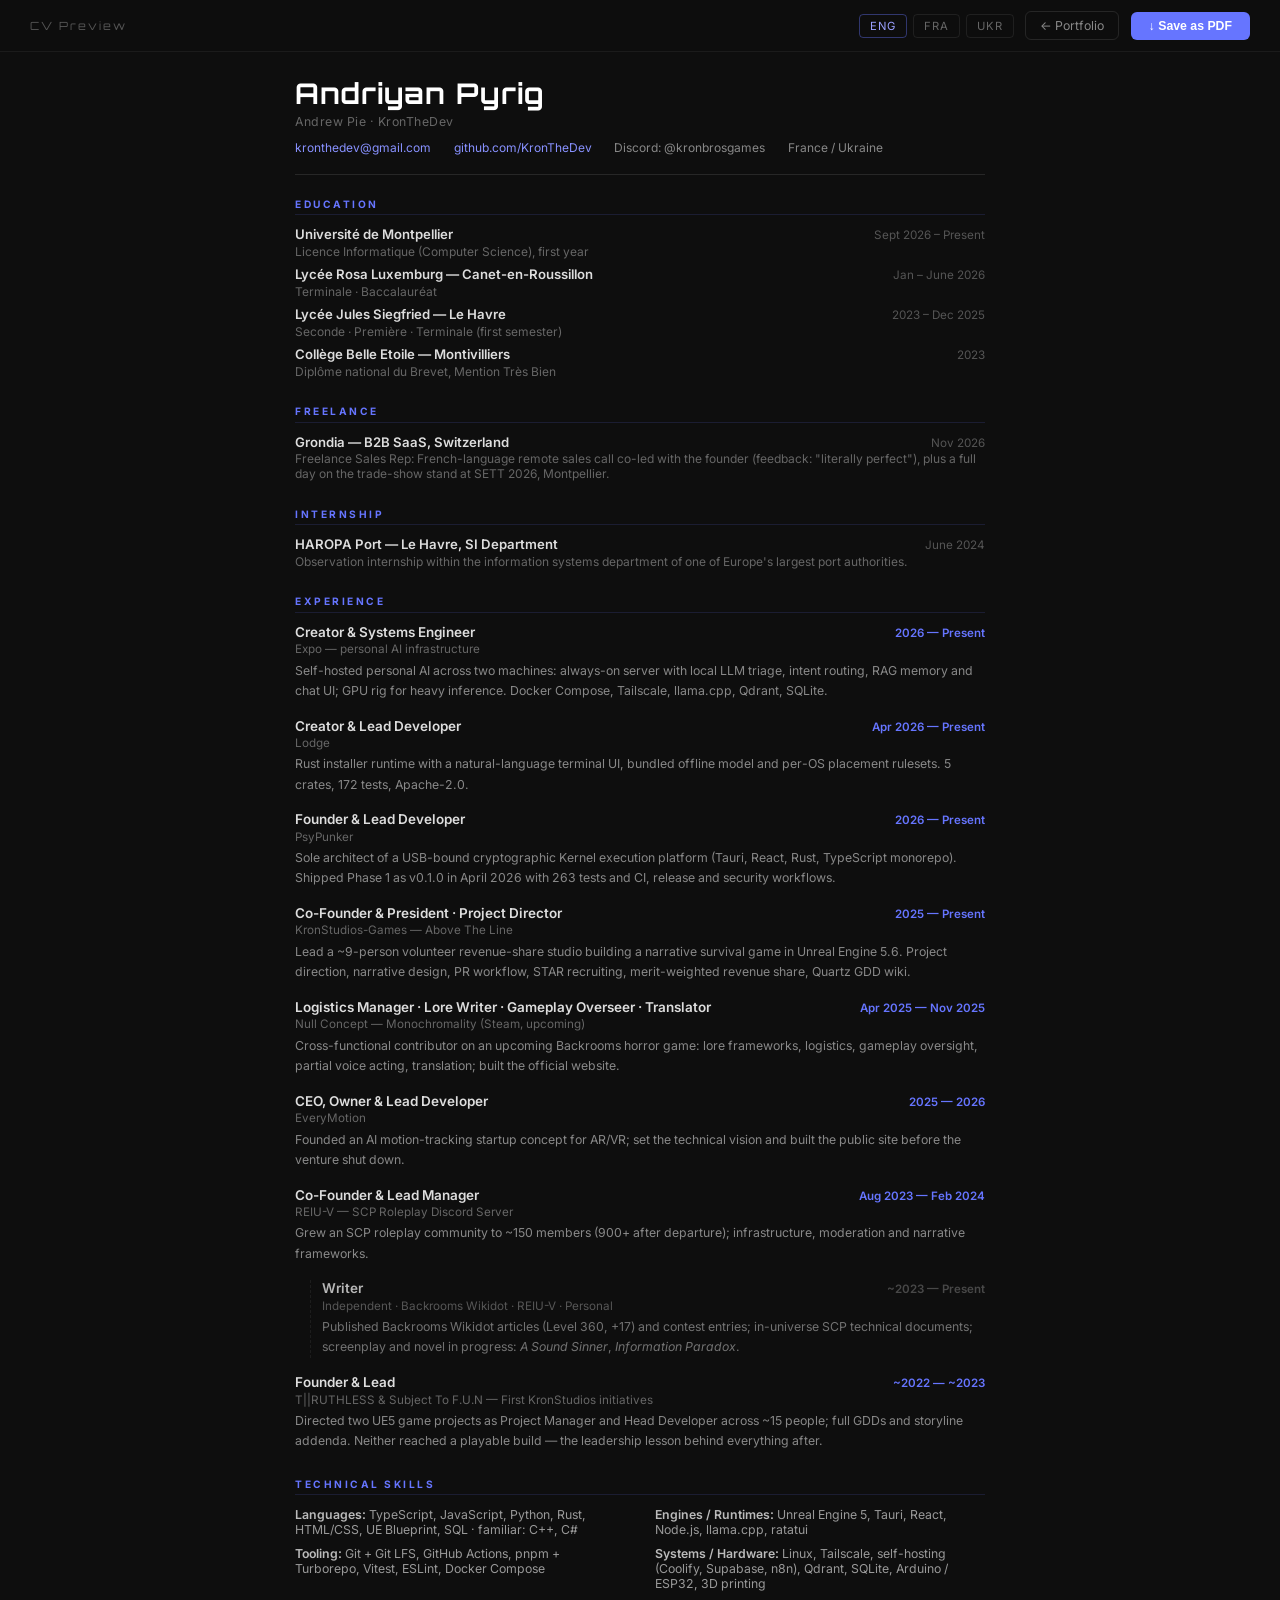
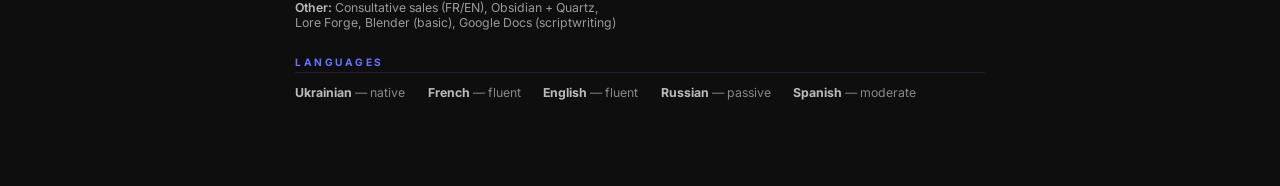
<file: cv.html>
<!DOCTYPE html>
<html lang="en">
<head>
  <meta charset="UTF-8">
  <meta name="viewport" content="width=device-width, initial-scale=1.0">
  <title>CV — Andriyan Pyrig (Andrew Pie)</title>
  <link href="https://fonts.googleapis.com/css2?family=Inter:wght@300;400;500;600;700&family=Orbitron:wght@700&display=swap" rel="stylesheet">
  <style>
    /* ── Screen base ── */
    *, *::before, *::after { margin: 0; padding: 0; box-sizing: border-box; }
    html { font-size: 15px; }
    body {
      font-family: 'Inter', system-ui, sans-serif;
      background: #0e0e0e;
      color: #d8d8d8;
      -webkit-font-smoothing: antialiased;
    }

    /* ── Print button (screen only) ── */
    .print-bar {
      position: fixed;
      top: 0; left: 0; right: 0;
      height: 52px;
      background: rgba(14,14,14,0.94);
      backdrop-filter: blur(10px);
      border-bottom: 1px solid rgba(255,255,255,0.06);
      display: flex;
      align-items: center;
      justify-content: space-between;
      padding: 0 2rem;
      z-index: 100;
    }
    .print-bar-label {
      font-family: 'Orbitron', sans-serif;
      font-size: 0.75rem;
      letter-spacing: 2px;
      color: #555;
    }
    .print-bar-actions { display: flex; gap: 0.75rem; align-items: center; }
    .lang-switch { display: flex; gap: 0.4rem; }
    .lang-link {
      font-size: 0.75rem; letter-spacing: 1px; color: #666; text-decoration: none;
      border: 1px solid rgba(255,255,255,0.08); padding: 4px 10px; border-radius: 4px;
      transition: color 0.15s, border-color 0.15s;
    }
    .lang-link:hover { color: #aaa; border-color: rgba(255,255,255,0.2); }
    .lang-link.active { color: #9aa0ff; border-color: rgba(102,117,255,0.4); }
    .btn-back {
      font-size: 0.82rem;
      color: #888;
      text-decoration: none;
      padding: 6px 14px;
      border: 1px solid rgba(255,255,255,0.1);
      border-radius: 6px;
      transition: color 0.15s, border-color 0.15s;
    }
    .btn-back:hover { color: #fff; border-color: rgba(255,255,255,0.3); }
    .btn-print {
      font-size: 0.82rem;
      font-weight: 700;
      color: #fff;
      background: #6675ff;
      border: none;
      padding: 7px 18px;
      border-radius: 6px;
      cursor: pointer;
      transition: opacity 0.15s;
    }
    .btn-print:hover { opacity: 0.85; }

    /* ── CV page wrapper ── */
    .cv-page {
      max-width: 780px;
      margin: 0 auto;
      padding: 5rem 3rem 4rem;
    }

    /* ── Header ── */
    .cv-header { border-bottom: 1px solid rgba(255,255,255,0.1); padding-bottom: 1.25rem; margin-bottom: 1.5rem; }
    .cv-name {
      font-family: 'Orbitron', sans-serif;
      font-size: 1.9rem;
      font-weight: 700;
      color: #fff;
      letter-spacing: 1px;
    }
    .cv-alias {
      font-size: 0.82rem;
      color: #666;
      margin-top: 0.2rem;
      letter-spacing: 0.5px;
    }
    .cv-contact {
      display: flex;
      flex-wrap: wrap;
      gap: 0.25rem 1.5rem;
      margin-top: 0.75rem;
      font-size: 0.8rem;
      color: #888;
    }
    .cv-contact a { color: #8891ff; text-decoration: none; }
    .cv-contact a:hover { text-decoration: underline; }

    /* ── Sections ── */
    .cv-section { margin-bottom: 1.75rem; }
    .cv-section-title {
      font-size: 0.68rem;
      font-weight: 700;
      letter-spacing: 2.5px;
      text-transform: uppercase;
      color: #6675ff;
      margin-bottom: 0.75rem;
      padding-bottom: 0.3rem;
      border-bottom: 1px solid rgba(102,117,255,0.15);
    }

    /* ── Education / Internship ── */
    .cv-edu-item { margin-bottom: 0.5rem; }
    .cv-edu-line {
      display: flex;
      justify-content: space-between;
      align-items: baseline;
      gap: 1rem;
    }
    .cv-edu-name { font-size: 0.88rem; font-weight: 600; color: #ddd; }
    .cv-edu-date { font-size: 0.78rem; color: #555; flex-shrink: 0; }
    .cv-edu-sub { font-size: 0.8rem; color: #666; margin-top: 0.1rem; }

    /* ── Experience ── */
    .cv-exp-item { margin-bottom: 1.1rem; }
    .cv-exp-header {
      display: flex;
      justify-content: space-between;
      align-items: baseline;
      gap: 1rem;
      margin-bottom: 0.15rem;
    }
    .cv-exp-role { font-size: 0.9rem; font-weight: 600; color: #ddd; }
    .cv-exp-date { font-size: 0.77rem; color: #6675ff; flex-shrink: 0; font-weight: 600; }
    .cv-exp-org { font-size: 0.78rem; color: #666; margin-bottom: 0.3rem; }
    .cv-exp-body { font-size: 0.82rem; color: #888; line-height: 1.65; }

    .cv-exp-item.cv-writing {
      margin-left: 1rem;
      padding-left: 0.75rem;
      border-left: 1px dashed rgba(255,255,255,0.08);
      opacity: 0.82;
    }
    .cv-exp-item.cv-writing .cv-exp-date { color: #555; }

    /* ── Skills ── */
    .cv-skills-grid {
      display: grid;
      grid-template-columns: 1fr 1fr;
      gap: 0.6rem 2rem;
    }
    .cv-skill-row { font-size: 0.82rem; color: #999; }
    .cv-skill-row strong { color: #bbb; font-weight: 600; }

    /* ── Languages ── */
    .cv-lang-row { display: flex; flex-wrap: wrap; gap: 0.3rem 1.5rem; font-size: 0.82rem; color: #888; }
    .cv-lang-row span strong { color: #bbb; }

    /* ──────────────────────────────────────────── */
    /* ── RESPONSIVE ── */
    @media (max-width: 680px) {
      .cv-page { padding: 4.5rem 1.25rem 3rem; }
      .cv-name { font-size: 1.4rem; }
      .cv-skills-grid { grid-template-columns: 1fr; }
      .cv-exp-header { flex-direction: column; gap: 0.1rem; }
      .cv-edu-line { flex-direction: column; gap: 0.05rem; }
      .cv-contact { gap: 0.2rem 1rem; }
      .print-bar { padding: 0 1rem; }
      .print-bar-label { display: none; }
    }

    /* ──────────────────────────────────────────── */
    /* ── PRINT STYLES ── */
    @media print {
      @page { size: A4; margin: 16mm 18mm; }

      body {
        background: #fff !important;
        color: #1a1a1a !important;
        font-size: 11pt;
      }

      .print-bar { display: none !important; }

      .cv-page { padding: 0; max-width: 100%; }

      .cv-name { color: #000 !important; font-size: 22pt; }
      .cv-alias { color: #555 !important; }
      .cv-contact { color: #444 !important; }
      .cv-contact a { color: #3344cc !important; }

      .cv-header { border-bottom-color: #ccc !important; }

      .cv-section-title {
        color: #3344cc !important;
        border-bottom-color: #ddd !important;
      }

      .cv-edu-name { color: #111 !important; }
      .cv-edu-date { color: #777 !important; }
      .cv-edu-sub  { color: #666 !important; }

      .cv-exp-role { color: #111 !important; }
      .cv-exp-date { color: #3344cc !important; }
      .cv-exp-org  { color: #666 !important; }
      .cv-exp-body { color: #444 !important; }

      .cv-exp-item.cv-writing {
        border-left-color: #ddd !important;
        opacity: 1 !important;
      }
      .cv-exp-item.cv-writing .cv-exp-date { color: #777 !important; }

      .cv-skill-row { color: #555 !important; }
      .cv-skill-row strong { color: #111 !important; }

      .cv-lang-row { color: #555 !important; }
      .cv-lang-row span strong { color: #111 !important; }

      /* Keep individual entries together, but allow sections to break across pages */
      .cv-exp-item  { break-inside: avoid; }
      .cv-edu-item  { break-inside: avoid; }
      .cv-section-title { break-after: avoid; }

      /* Tighten vertical rhythm for print */
      .cv-section        { margin-bottom: 1.1rem; }
      .cv-exp-item       { margin-bottom: 0.75rem; }
      .cv-edu-item       { margin-bottom: 0.35rem; }
      .cv-skills-grid    { gap: 0.35rem 2rem; }
      .cv-header         { padding-bottom: 0.85rem; margin-bottom: 1rem; }
    }
  </style>
</head>
<body>

  <!-- Print bar (screen only) -->
  <div class="print-bar">
    <span class="print-bar-label">CV Preview</span>
    <div class="print-bar-actions">
      <div class="lang-switch">
        <a href="cv.html"    class="lang-link active">ENG</a>
        <a href="cv.fr.html" class="lang-link">FRA</a>
        <a href="cv.uk.html" class="lang-link">UKR</a>
      </div>
      <a href="index.html" class="btn-back">← Portfolio</a>
      <button class="btn-print" onclick="window.print()">↓ Save as PDF</button>
    </div>
  </div>

  <div class="cv-page">

    <!-- HEADER -->
    <header class="cv-header">
      <div class="cv-name">Andriyan Pyrig</div>
      <div class="cv-alias">Andrew Pie · KronTheDev</div>
      <div class="cv-contact">
        <a href="mailto:kronthedev@gmail.com">kronthedev@gmail.com</a>
        <a href="https://github.com/KronTheDev" target="_blank">github.com/KronTheDev</a>
        <span>Discord: @kronbrosgames</span>
        <span>France / Ukraine</span>
      </div>
    </header>

    <section class="cv-section">
      <div class="cv-section-title">Education</div>
      <div class="cv-edu-item">
        <div class="cv-edu-line">
          <span class="cv-edu-name">Université de Montpellier</span>
          <span class="cv-edu-date">Sept 2026 – Present</span>
        </div>
        <div class="cv-edu-sub">Licence Informatique (Computer Science), first year</div>
      </div>
      <div class="cv-edu-item">
        <div class="cv-edu-line">
          <span class="cv-edu-name">Lycée Rosa Luxemburg — Canet-en-Roussillon</span>
          <span class="cv-edu-date">Jan – June 2026</span>
        </div>
        <div class="cv-edu-sub">Terminale · Baccalauréat</div>
      </div>
      <div class="cv-edu-item">
        <div class="cv-edu-line">
          <span class="cv-edu-name">Lycée Jules Siegfried — Le Havre</span>
          <span class="cv-edu-date">2023 – Dec 2025</span>
        </div>
        <div class="cv-edu-sub">Seconde · Première · Terminale (first semester)</div>
      </div>
      <div class="cv-edu-item">
        <div class="cv-edu-line">
          <span class="cv-edu-name">Collège Belle Etoile — Montivilliers</span>
          <span class="cv-edu-date">2023</span>
        </div>
        <div class="cv-edu-sub">Diplôme national du Brevet, Mention Très Bien</div>
      </div>
    </section>

    <section class="cv-section">
      <div class="cv-section-title">Freelance</div>
      <div class="cv-edu-item">
        <div class="cv-edu-line">
          <span class="cv-edu-name">Grondia — B2B SaaS, Switzerland</span>
          <span class="cv-edu-date">Nov 2026</span>
        </div>
        <div class="cv-edu-sub">Freelance Sales Rep: French-language remote sales call co-led with the founder (feedback: "literally perfect"), plus a full day on the trade-show stand at SETT 2026, Montpellier.</div>
      </div>
    </section>

    <section class="cv-section">
      <div class="cv-section-title">Internship</div>
      <div class="cv-edu-item">
        <div class="cv-edu-line">
          <span class="cv-edu-name">HAROPA Port — Le Havre, SI Department</span>
          <span class="cv-edu-date">June 2024</span>
        </div>
        <div class="cv-edu-sub">Observation internship within the information systems department of one of Europe's largest port authorities.</div>
      </div>
    </section>

    <section class="cv-section">
      <div class="cv-section-title">Experience</div>
      <div class="cv-exp-item">
        <div class="cv-exp-header">
          <span class="cv-exp-role">Creator &amp; Systems Engineer</span>
          <span class="cv-exp-date">2026 — Present</span>
        </div>
        <div class="cv-exp-org">Expo — personal AI infrastructure</div>
        <div class="cv-exp-body">Self-hosted personal AI across two machines: always-on server with local LLM triage, intent routing, RAG memory and chat UI; GPU rig for heavy inference. Docker Compose, Tailscale, llama.cpp, Qdrant, SQLite.</div>
      </div>
      <div class="cv-exp-item">
        <div class="cv-exp-header">
          <span class="cv-exp-role">Creator &amp; Lead Developer</span>
          <span class="cv-exp-date">Apr 2026 — Present</span>
        </div>
        <div class="cv-exp-org">Lodge</div>
        <div class="cv-exp-body">Rust installer runtime with a natural-language terminal UI, bundled offline model and per-OS placement rulesets. 5 crates, 172 tests, Apache-2.0.</div>
      </div>
      <div class="cv-exp-item">
        <div class="cv-exp-header">
          <span class="cv-exp-role">Founder &amp; Lead Developer</span>
          <span class="cv-exp-date">2026 — Present</span>
        </div>
        <div class="cv-exp-org">PsyPunker</div>
        <div class="cv-exp-body">Sole architect of a USB-bound cryptographic Kernel execution platform (Tauri, React, Rust, TypeScript monorepo). Shipped Phase 1 as v0.1.0 in April 2026 with 263 tests and CI, release and security workflows.</div>
      </div>
      <div class="cv-exp-item">
        <div class="cv-exp-header">
          <span class="cv-exp-role">Co-Founder &amp; President · Project Director</span>
          <span class="cv-exp-date">2025 — Present</span>
        </div>
        <div class="cv-exp-org">KronStudios-Games — Above The Line</div>
        <div class="cv-exp-body">Lead a ~9-person volunteer revenue-share studio building a narrative survival game in Unreal Engine 5.6. Project direction, narrative design, PR workflow, STAR recruiting, merit-weighted revenue share, Quartz GDD wiki.</div>
      </div>
      <div class="cv-exp-item">
        <div class="cv-exp-header">
          <span class="cv-exp-role">Logistics Manager · Lore Writer · Gameplay Overseer · Translator</span>
          <span class="cv-exp-date">Apr 2025 — Nov 2025</span>
        </div>
        <div class="cv-exp-org">Null Concept — Monochromality (Steam, upcoming)</div>
        <div class="cv-exp-body">Cross-functional contributor on an upcoming Backrooms horror game: lore frameworks, logistics, gameplay oversight, partial voice acting, translation; built the official website.</div>
      </div>
      <div class="cv-exp-item">
        <div class="cv-exp-header">
          <span class="cv-exp-role">CEO, Owner &amp; Lead Developer</span>
          <span class="cv-exp-date">2025 — 2026</span>
        </div>
        <div class="cv-exp-org">EveryMotion</div>
        <div class="cv-exp-body">Founded an AI motion-tracking startup concept for AR/VR; set the technical vision and built the public site before the venture shut down.</div>
      </div>
      <div class="cv-exp-item">
        <div class="cv-exp-header">
          <span class="cv-exp-role">Co-Founder &amp; Lead Manager</span>
          <span class="cv-exp-date">Aug 2023 — Feb 2024</span>
        </div>
        <div class="cv-exp-org">REIU-V — SCP Roleplay Discord Server</div>
        <div class="cv-exp-body">Grew an SCP roleplay community to ~150 members (900+ after departure); infrastructure, moderation and narrative frameworks.</div>
      </div>
      <div class="cv-exp-item cv-writing">
        <div class="cv-exp-header">
          <span class="cv-exp-role">Writer</span>
          <span class="cv-exp-date">~2023 — Present</span>
        </div>
        <div class="cv-exp-org">Independent · Backrooms Wikidot · REIU-V · Personal</div>
        <div class="cv-exp-body">Published Backrooms Wikidot articles (Level 360, +17) and contest entries; in-universe SCP technical documents; screenplay and novel in progress: <em>A Sound Sinner</em>, <em>Information Paradox</em>.</div>
      </div>
      <div class="cv-exp-item">
        <div class="cv-exp-header">
          <span class="cv-exp-role">Founder &amp; Lead</span>
          <span class="cv-exp-date">~2022 — ~2023</span>
        </div>
        <div class="cv-exp-org">T||RUTHLESS &amp; Subject To F.U.N — First KronStudios initiatives</div>
        <div class="cv-exp-body">Directed two UE5 game projects as Project Manager and Head Developer across ~15 people; full GDDs and storyline addenda. Neither reached a playable build — the leadership lesson behind everything after.</div>
      </div>
    </section>

    <section class="cv-section">
      <div class="cv-section-title">Technical Skills</div>
      <div class="cv-skills-grid">
        <div class="cv-skill-row"><strong>Languages:</strong> TypeScript, JavaScript, Python, Rust, HTML/CSS, UE Blueprint, SQL · familiar: C++, C#</div>
        <div class="cv-skill-row"><strong>Engines / Runtimes:</strong> Unreal Engine 5, Tauri, React, Node.js, llama.cpp, ratatui</div>
        <div class="cv-skill-row"><strong>Tooling:</strong> Git + Git LFS, GitHub Actions, pnpm + Turborepo, Vitest, ESLint, Docker Compose</div>
        <div class="cv-skill-row"><strong>Systems / Hardware:</strong> Linux, Tailscale, self-hosting (Coolify, Supabase, n8n), Qdrant, SQLite, Arduino / ESP32, 3D printing</div>
        <div class="cv-skill-row"><strong>Other:</strong> Consultative sales (FR/EN), Obsidian + Quartz, Lore Forge, Blender (basic), Google Docs (scriptwriting)</div>
      </div>
    </section>

    <section class="cv-section">
      <div class="cv-section-title">Languages</div>
      <div class="cv-lang-row">
        <span><strong>Ukrainian</strong> — native</span>
        <span><strong>French</strong> — fluent</span>
        <span><strong>English</strong> — fluent</span>
        <span><strong>Russian</strong> — passive</span>
        <span><strong>Spanish</strong> — moderate</span>
      </div>
    </section>

  </div>

</body>
</html>
</file>
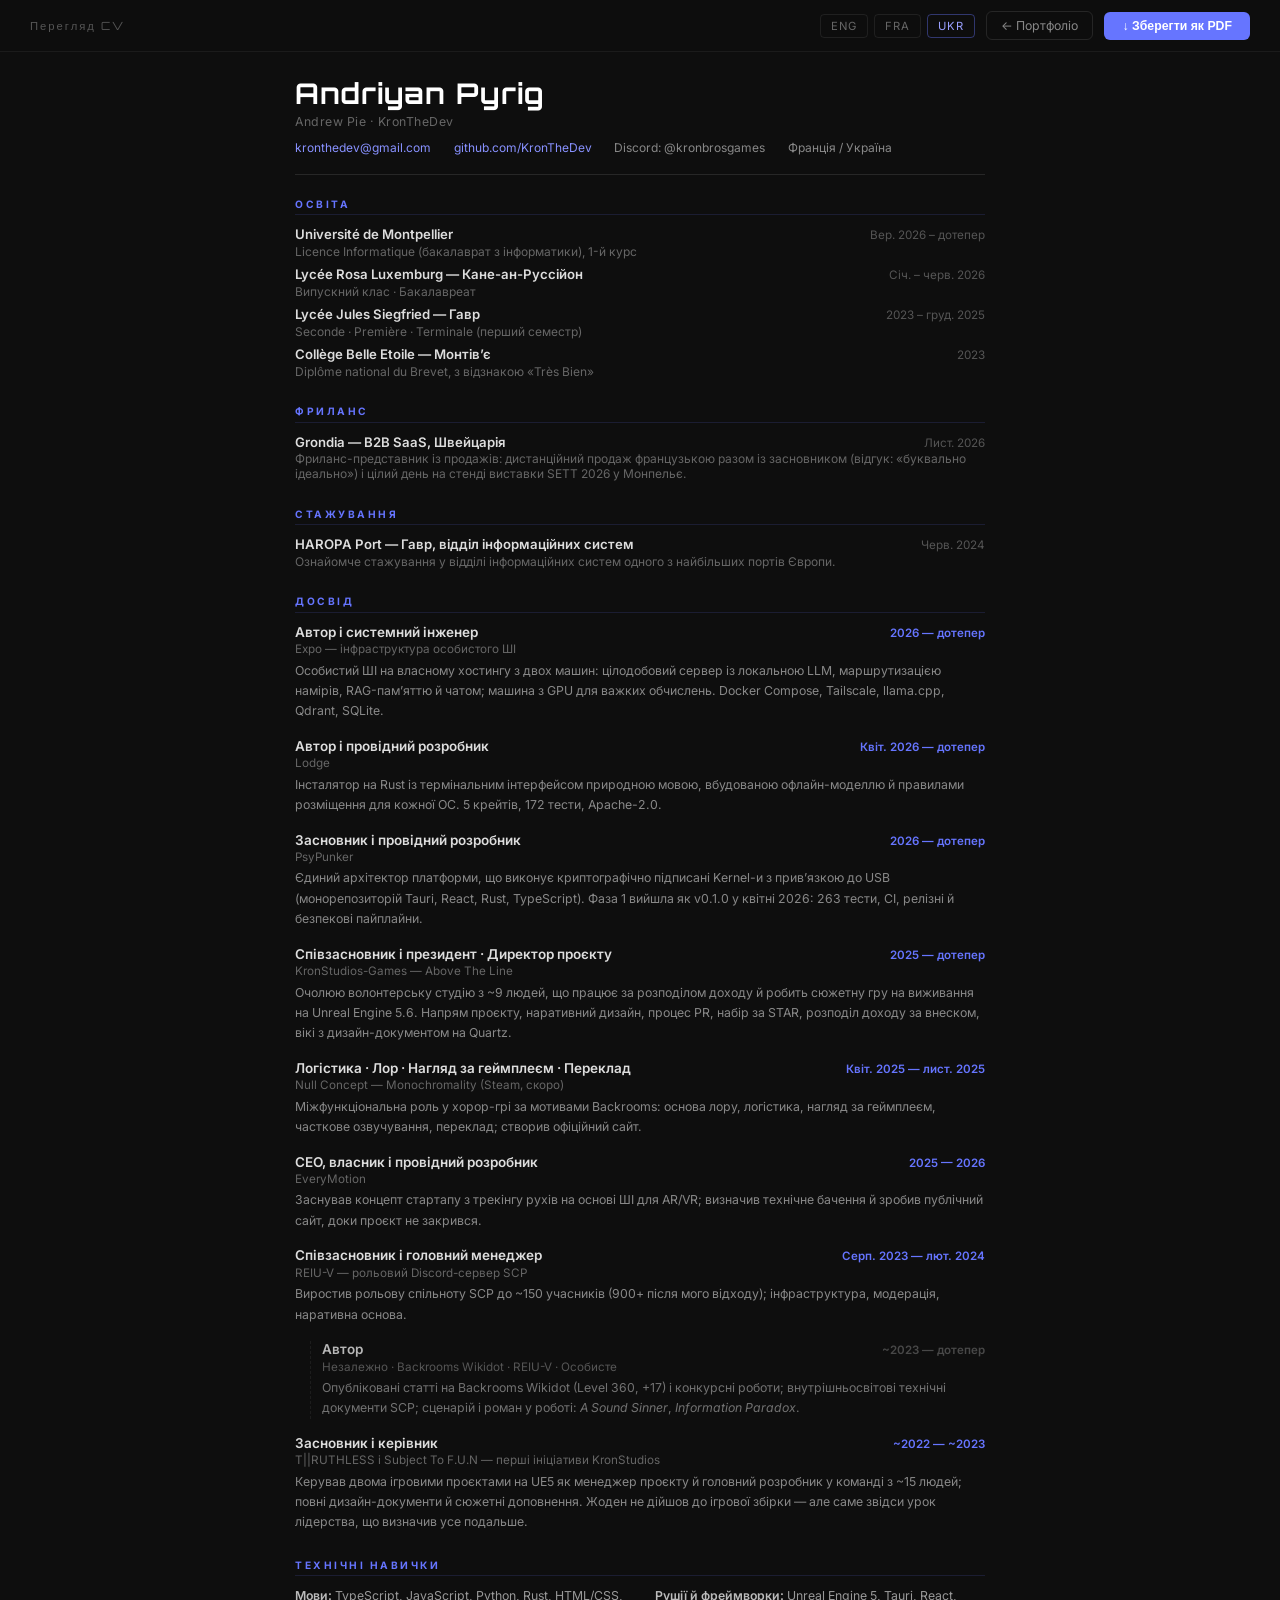
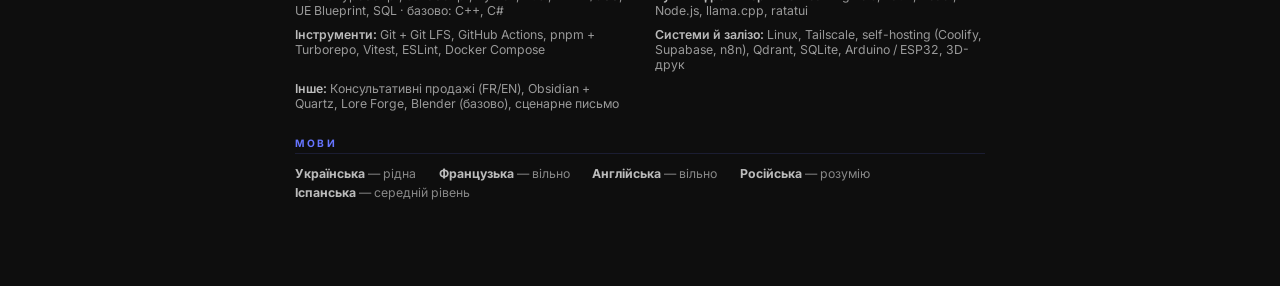
<file: cv.uk.html>
<!DOCTYPE html>
<html lang="uk">
<head>
  <meta charset="UTF-8">
  <meta name="viewport" content="width=device-width, initial-scale=1.0">
  <title>CV — Andriyan Pyrig (Andrew Pie)</title>
  <link href="https://fonts.googleapis.com/css2?family=Inter:wght@300;400;500;600;700&family=Orbitron:wght@700&display=swap" rel="stylesheet">
  <style>
    *, *::before, *::after { margin: 0; padding: 0; box-sizing: border-box; }
    html { font-size: 15px; }
    body { font-family: 'Inter', system-ui, sans-serif; background: #0e0e0e; color: #d8d8d8; -webkit-font-smoothing: antialiased; }

    .print-bar {
      position: fixed; top: 0; left: 0; right: 0; height: 52px;
      background: rgba(14,14,14,0.94); backdrop-filter: blur(10px);
      border-bottom: 1px solid rgba(255,255,255,0.06);
      display: flex; align-items: center; justify-content: space-between; padding: 0 2rem; z-index: 100;
    }
    .print-bar-label { font-family: 'Orbitron', sans-serif; font-size: 0.75rem; letter-spacing: 2px; color: #555; }
    .print-bar-actions { display: flex; gap: 0.75rem; align-items: center; }
    .lang-switch { display: flex; gap: 0.4rem; }
    .lang-link {
      font-size: 0.75rem; letter-spacing: 1px; color: #666; text-decoration: none;
      border: 1px solid rgba(255,255,255,0.08); padding: 4px 10px; border-radius: 4px;
      transition: color 0.15s, border-color 0.15s;
    }
    .lang-link:hover { color: #aaa; border-color: rgba(255,255,255,0.2); }
    .lang-link.active { color: #9aa0ff; border-color: rgba(102,117,255,0.4); }
    .btn-back { font-size: 0.82rem; color: #888; text-decoration: none; padding: 6px 14px; border: 1px solid rgba(255,255,255,0.1); border-radius: 6px; transition: color 0.15s, border-color 0.15s; }
    .btn-back:hover { color: #fff; border-color: rgba(255,255,255,0.3); }
    .btn-print { font-size: 0.82rem; font-weight: 700; color: #fff; background: #6675ff; border: none; padding: 7px 18px; border-radius: 6px; cursor: pointer; transition: opacity 0.15s; }
    .btn-print:hover { opacity: 0.85; }

    .cv-page { max-width: 780px; margin: 0 auto; padding: 5rem 3rem 4rem; }

    .cv-header { border-bottom: 1px solid rgba(255,255,255,0.1); padding-bottom: 1.25rem; margin-bottom: 1.5rem; }
    .cv-name { font-family: 'Orbitron', sans-serif; font-size: 1.9rem; font-weight: 700; color: #fff; letter-spacing: 1px; }
    .cv-alias { font-size: 0.82rem; color: #666; margin-top: 0.2rem; letter-spacing: 0.5px; }
    .cv-contact { display: flex; flex-wrap: wrap; gap: 0.25rem 1.5rem; margin-top: 0.75rem; font-size: 0.8rem; color: #888; }
    .cv-contact a { color: #8891ff; text-decoration: none; }

    .cv-section { margin-bottom: 1.75rem; }
    .cv-section-title { font-size: 0.68rem; font-weight: 700; letter-spacing: 2.5px; text-transform: uppercase; color: #6675ff; margin-bottom: 0.75rem; padding-bottom: 0.3rem; border-bottom: 1px solid rgba(102,117,255,0.15); }

    .cv-edu-item { margin-bottom: 0.5rem; }
    .cv-edu-line { display: flex; justify-content: space-between; align-items: baseline; gap: 1rem; }
    .cv-edu-name { font-size: 0.88rem; font-weight: 600; color: #ddd; }
    .cv-edu-date { font-size: 0.78rem; color: #555; flex-shrink: 0; }
    .cv-edu-sub { font-size: 0.8rem; color: #666; margin-top: 0.1rem; }

    .cv-exp-item { margin-bottom: 1.1rem; }
    .cv-exp-header { display: flex; justify-content: space-between; align-items: baseline; gap: 1rem; margin-bottom: 0.15rem; }
    .cv-exp-role { font-size: 0.9rem; font-weight: 600; color: #ddd; }
    .cv-exp-date { font-size: 0.77rem; color: #6675ff; flex-shrink: 0; font-weight: 600; }
    .cv-exp-org { font-size: 0.78rem; color: #666; margin-bottom: 0.3rem; }
    .cv-exp-body { font-size: 0.82rem; color: #888; line-height: 1.65; }
    .cv-exp-item.cv-writing { margin-left: 1rem; padding-left: 0.75rem; border-left: 1px dashed rgba(255,255,255,0.08); opacity: 0.82; }
    .cv-exp-item.cv-writing .cv-exp-date { color: #555; }

    .cv-skills-grid { display: grid; grid-template-columns: 1fr 1fr; gap: 0.6rem 2rem; }
    .cv-skill-row { font-size: 0.82rem; color: #999; }
    .cv-skill-row strong { color: #bbb; font-weight: 600; }

    .cv-lang-row { display: flex; flex-wrap: wrap; gap: 0.3rem 1.5rem; font-size: 0.82rem; color: #888; }
    .cv-lang-row span strong { color: #bbb; }

    @media (max-width: 680px) {
      .cv-page { padding: 4.5rem 1.25rem 3rem; }
      .cv-name { font-size: 1.4rem; }
      .cv-skills-grid { grid-template-columns: 1fr; }
      .cv-exp-header { flex-direction: column; gap: 0.1rem; }
      .cv-edu-line { flex-direction: column; gap: 0.05rem; }
      .print-bar { padding: 0 1rem; }
      .print-bar-label { display: none; }
    }

    @media print {
      @page { size: A4; margin: 16mm 18mm; }
      body { background: #fff !important; color: #1a1a1a !important; font-size: 11pt; }
      .print-bar { display: none !important; }
      .cv-page { padding: 0; max-width: 100%; }
      .cv-name { color: #000 !important; font-size: 22pt; }
      .cv-alias { color: #555 !important; }
      .cv-contact { color: #444 !important; }
      .cv-contact a { color: #3344cc !important; }
      .cv-header { border-bottom-color: #ccc !important; }
      .cv-section-title { color: #3344cc !important; border-bottom-color: #ddd !important; }
      .cv-edu-name { color: #111 !important; }
      .cv-edu-date { color: #777 !important; }
      .cv-edu-sub  { color: #666 !important; }
      .cv-exp-role { color: #111 !important; }
      .cv-exp-date { color: #3344cc !important; }
      .cv-exp-org  { color: #666 !important; }
      .cv-exp-body { color: #444 !important; }
      .cv-exp-item.cv-writing { border-left-color: #ddd !important; opacity: 1 !important; }
      .cv-exp-item.cv-writing .cv-exp-date { color: #777 !important; }
      .cv-skill-row { color: #555 !important; }
      .cv-skill-row strong { color: #111 !important; }
      .cv-lang-row { color: #555 !important; }
      .cv-lang-row span strong { color: #111 !important; }
      .cv-exp-item  { break-inside: avoid; }
      .cv-edu-item  { break-inside: avoid; }
      .cv-section-title { break-after: avoid; }
      .cv-section        { margin-bottom: 1.1rem; }
      .cv-exp-item       { margin-bottom: 0.75rem; }
      .cv-edu-item       { margin-bottom: 0.35rem; }
      .cv-skills-grid    { gap: 0.35rem 2rem; }
      .cv-header         { padding-bottom: 0.85rem; margin-bottom: 1rem; }
    }
  </style>
</head>
<body>
  <div class="print-bar">
    <span class="print-bar-label">Перегляд CV</span>
    <div class="print-bar-actions">
      <div class="lang-switch">
        <a href="cv.html"    class="lang-link">ENG</a>
        <a href="cv.fr.html" class="lang-link">FRA</a>
        <a href="cv.uk.html" class="lang-link active">UKR</a>
      </div>
      <a href="index.html" class="btn-back">← Портфоліо</a>
      <button class="btn-print" onclick="window.print()">↓ Зберегти як PDF</button>
    </div>
  </div>

  <div class="cv-page">

    <!-- HEADER -->
    <header class="cv-header">
      <div class="cv-name">Andriyan Pyrig</div>
      <div class="cv-alias">Andrew Pie · KronTheDev</div>
      <div class="cv-contact">
        <a href="mailto:kronthedev@gmail.com">kronthedev@gmail.com</a>
        <a href="https://github.com/KronTheDev" target="_blank">github.com/KronTheDev</a>
        <span>Discord: @kronbrosgames</span>
        <span>Франція / Україна</span>
      </div>
    </header>

    <section class="cv-section">
      <div class="cv-section-title">Освіта</div>
      <div class="cv-edu-item">
        <div class="cv-edu-line">
          <span class="cv-edu-name">Université de Montpellier</span>
          <span class="cv-edu-date">Вер. 2026 – дотепер</span>
        </div>
        <div class="cv-edu-sub">Licence Informatique (бакалаврат з інформатики), 1-й курс</div>
      </div>
      <div class="cv-edu-item">
        <div class="cv-edu-line">
          <span class="cv-edu-name">Lycée Rosa Luxemburg — Кане-ан-Руссійон</span>
          <span class="cv-edu-date">Січ. – черв. 2026</span>
        </div>
        <div class="cv-edu-sub">Випускний клас · Бакалавреат</div>
      </div>
      <div class="cv-edu-item">
        <div class="cv-edu-line">
          <span class="cv-edu-name">Lycée Jules Siegfried — Гавр</span>
          <span class="cv-edu-date">2023 – груд. 2025</span>
        </div>
        <div class="cv-edu-sub">Seconde · Première · Terminale (перший семестр)</div>
      </div>
      <div class="cv-edu-item">
        <div class="cv-edu-line">
          <span class="cv-edu-name">Collège Belle Etoile — Монтів’є</span>
          <span class="cv-edu-date">2023</span>
        </div>
        <div class="cv-edu-sub">Diplôme national du Brevet, з відзнакою «Très Bien»</div>
      </div>
    </section>

    <section class="cv-section">
      <div class="cv-section-title">Фриланс</div>
      <div class="cv-edu-item">
        <div class="cv-edu-line">
          <span class="cv-edu-name">Grondia — B2B SaaS, Швейцарія</span>
          <span class="cv-edu-date">Лист. 2026</span>
        </div>
        <div class="cv-edu-sub">Фриланс-представник із продажів: дистанційний продаж французькою разом із засновником (відгук: «буквально ідеально») і цілий день на стенді виставки SETT 2026 у Монпельє.</div>
      </div>
    </section>

    <section class="cv-section">
      <div class="cv-section-title">Стажування</div>
      <div class="cv-edu-item">
        <div class="cv-edu-line">
          <span class="cv-edu-name">HAROPA Port — Гавр, відділ інформаційних систем</span>
          <span class="cv-edu-date">Черв. 2024</span>
        </div>
        <div class="cv-edu-sub">Ознайомче стажування у відділі інформаційних систем одного з найбільших портів Європи.</div>
      </div>
    </section>

    <section class="cv-section">
      <div class="cv-section-title">Досвід</div>
      <div class="cv-exp-item">
        <div class="cv-exp-header">
          <span class="cv-exp-role">Автор і системний інженер</span>
          <span class="cv-exp-date">2026 — дотепер</span>
        </div>
        <div class="cv-exp-org">Expo — інфраструктура особистого ШІ</div>
        <div class="cv-exp-body">Особистий ШІ на власному хостингу з двох машин: цілодобовий сервер із локальною LLM, маршрутизацією намірів, RAG-пам’яттю й чатом; машина з GPU для важких обчислень. Docker Compose, Tailscale, llama.cpp, Qdrant, SQLite.</div>
      </div>
      <div class="cv-exp-item">
        <div class="cv-exp-header">
          <span class="cv-exp-role">Автор і провідний розробник</span>
          <span class="cv-exp-date">Квіт. 2026 — дотепер</span>
        </div>
        <div class="cv-exp-org">Lodge</div>
        <div class="cv-exp-body">Інсталятор на Rust із термінальним інтерфейсом природною мовою, вбудованою офлайн-моделлю й правилами розміщення для кожної ОС. 5 крейтів, 172 тести, Apache-2.0.</div>
      </div>
      <div class="cv-exp-item">
        <div class="cv-exp-header">
          <span class="cv-exp-role">Засновник і провідний розробник</span>
          <span class="cv-exp-date">2026 — дотепер</span>
        </div>
        <div class="cv-exp-org">PsyPunker</div>
        <div class="cv-exp-body">Єдиний архітектор платформи, що виконує криптографічно підписані Kernel-и з прив’язкою до USB (монорепозиторій Tauri, React, Rust, TypeScript). Фаза 1 вийшла як v0.1.0 у квітні 2026: 263 тести, CI, релізні й безпекові пайплайни.</div>
      </div>
      <div class="cv-exp-item">
        <div class="cv-exp-header">
          <span class="cv-exp-role">Співзасновник і президент · Директор проєкту</span>
          <span class="cv-exp-date">2025 — дотепер</span>
        </div>
        <div class="cv-exp-org">KronStudios-Games — Above The Line</div>
        <div class="cv-exp-body">Очолюю волонтерську студію з ~9 людей, що працює за розподілом доходу й робить сюжетну гру на виживання на Unreal Engine 5.6. Напрям проєкту, наративний дизайн, процес PR, набір за STAR, розподіл доходу за внеском, вікі з дизайн-документом на Quartz.</div>
      </div>
      <div class="cv-exp-item">
        <div class="cv-exp-header">
          <span class="cv-exp-role">Логістика · Лор · Нагляд за геймплеєм · Переклад</span>
          <span class="cv-exp-date">Квіт. 2025 — лист. 2025</span>
        </div>
        <div class="cv-exp-org">Null Concept — Monochromality (Steam, скоро)</div>
        <div class="cv-exp-body">Міжфункціональна роль у хорор-грі за мотивами Backrooms: основа лору, логістика, нагляд за геймплеєм, часткове озвучування, переклад; створив офіційний сайт.</div>
      </div>
      <div class="cv-exp-item">
        <div class="cv-exp-header">
          <span class="cv-exp-role">CEO, власник і провідний розробник</span>
          <span class="cv-exp-date">2025 — 2026</span>
        </div>
        <div class="cv-exp-org">EveryMotion</div>
        <div class="cv-exp-body">Заснував концепт стартапу з трекінгу рухів на основі ШІ для AR/VR; визначив технічне бачення й зробив публічний сайт, доки проєкт не закрився.</div>
      </div>
      <div class="cv-exp-item">
        <div class="cv-exp-header">
          <span class="cv-exp-role">Співзасновник і головний менеджер</span>
          <span class="cv-exp-date">Серп. 2023 — лют. 2024</span>
        </div>
        <div class="cv-exp-org">REIU-V — рольовий Discord-сервер SCP</div>
        <div class="cv-exp-body">Виростив рольову спільноту SCP до ~150 учасників (900+ після мого відходу); інфраструктура, модерація, наративна основа.</div>
      </div>
      <div class="cv-exp-item cv-writing">
        <div class="cv-exp-header">
          <span class="cv-exp-role">Автор</span>
          <span class="cv-exp-date">~2023 — дотепер</span>
        </div>
        <div class="cv-exp-org">Незалежно · Backrooms Wikidot · REIU-V · Особисте</div>
        <div class="cv-exp-body">Опубліковані статті на Backrooms Wikidot (Level 360, +17) і конкурсні роботи; внутрішньосвітові технічні документи SCP; сценарій і роман у роботі: <em>A Sound Sinner</em>, <em>Information Paradox</em>.</div>
      </div>
      <div class="cv-exp-item">
        <div class="cv-exp-header">
          <span class="cv-exp-role">Засновник і керівник</span>
          <span class="cv-exp-date">~2022 — ~2023</span>
        </div>
        <div class="cv-exp-org">T||RUTHLESS і Subject To F.U.N — перші ініціативи KronStudios</div>
        <div class="cv-exp-body">Керував двома ігровими проєктами на UE5 як менеджер проєкту й головний розробник у команді з ~15 людей; повні дизайн-документи й сюжетні доповнення. Жоден не дійшов до ігрової збірки — але саме звідси урок лідерства, що визначив усе подальше.</div>
      </div>
    </section>

    <section class="cv-section">
      <div class="cv-section-title">Технічні навички</div>
      <div class="cv-skills-grid">
        <div class="cv-skill-row"><strong>Мови:</strong> TypeScript, JavaScript, Python, Rust, HTML/CSS, UE Blueprint, SQL · базово: C++, C#</div>
        <div class="cv-skill-row"><strong>Рушії й фреймворки:</strong> Unreal Engine 5, Tauri, React, Node.js, llama.cpp, ratatui</div>
        <div class="cv-skill-row"><strong>Інструменти:</strong> Git + Git LFS, GitHub Actions, pnpm + Turborepo, Vitest, ESLint, Docker Compose</div>
        <div class="cv-skill-row"><strong>Системи й залізо:</strong> Linux, Tailscale, self-hosting (Coolify, Supabase, n8n), Qdrant, SQLite, Arduino / ESP32, 3D-друк</div>
        <div class="cv-skill-row"><strong>Інше:</strong> Консультативні продажі (FR/EN), Obsidian + Quartz, Lore Forge, Blender (базово), сценарне письмо</div>
      </div>
    </section>

    <section class="cv-section">
      <div class="cv-section-title">Мови</div>
      <div class="cv-lang-row">
        <span><strong>Українська</strong> — рідна</span>
        <span><strong>Французька</strong> — вільно</span>
        <span><strong>Англійська</strong> — вільно</span>
        <span><strong>Російська</strong> — розумію</span>
        <span><strong>Іспанська</strong> — середній рівень</span>
      </div>
    </section>

  </div>

</body>
</html>
</file>
<file: style.css>
/* ── Reset ── */
*, *::before, *::after { margin: 0; padding: 0; box-sizing: border-box; }
html { scroll-behavior: smooth; }
body {
  font-family: 'Inter', system-ui, sans-serif;
  background: #0e0e0e;
  color: #e0e0e0;
  overflow-x: hidden;
  -webkit-font-smoothing: antialiased;
  -moz-osx-font-smoothing: grayscale;
}

/* ── Canvas trail (fixed, behind everything) ── */
#trailCanvas {
  position: fixed;
  inset: 0;
  width: 100%;
  height: 100%;
  pointer-events: none;
  z-index: 0;
}

/* ── Typography base ── */
h2 {
  font-family: 'Orbitron', sans-serif;
  font-size: 1.55rem;
  font-weight: 700;
  letter-spacing: 1px;
  color: #fff;
  margin-bottom: 0.4rem;
}
h3 { font-size: 1rem; font-weight: 600; color: #fff; }
p { line-height: 1.65; }
.muted { color: #999; }
.section-sub { color: #666; font-size: 0.9rem; margin-bottom: 2.5rem; }

/* ── Layout helpers ── */
.inner {
  max-width: 1080px;
  margin: 0 auto;
  padding: 5rem 2rem;
}
.section-base { position: relative; z-index: 10; }
.section-alt  { background: #111; position: relative; z-index: 10; }
.two-col { display: flex; gap: 3.5rem; align-items: center; }

/* ── Nav ── */
.topbar {
  position: fixed;
  top: 0; left: 0; right: 0;
  height: 62px;
  background: rgba(14, 14, 14, 0.88);
  backdrop-filter: blur(10px);
  -webkit-backdrop-filter: blur(10px);
  border-bottom: 1px solid rgba(255, 255, 255, 0.05);
  display: flex;
  align-items: center;
  z-index: 1000;
}
.nav-content {
  width: 92%;
  max-width: 1080px;
  margin: 0 auto;
  display: flex;
  align-items: center;
  justify-content: space-between;
  gap: 1rem;
}
.brand {
  font-family: 'Orbitron', sans-serif;
  font-size: 0.95rem;
  font-weight: 700;
  letter-spacing: 3px;
  color: #fff;
  flex-shrink: 0;
}
.nav-links {
  display: flex;
  align-items: center;
  gap: 0.25rem;
}
.nav-links a {
  color: #aaa;
  text-decoration: none;
  padding: 6px 12px;
  font-size: 0.88rem;
  font-weight: 500;
  border-radius: 6px;
  transition: color 0.18s, background 0.18s;
}
.nav-links a:hover { color: #fff; background: rgba(255,255,255,0.06); }
.cv-btn {
  font-size: 0.82rem;
  font-weight: 700;
  color: #8891ff;
  text-decoration: none;
  border: 1px solid rgba(102, 117, 255, 0.35);
  padding: 6px 14px;
  border-radius: 6px;
  letter-spacing: 0.5px;
  flex-shrink: 0;
  transition: background 0.18s, color 0.18s, border-color 0.18s;
}
.cv-btn:hover { background: #6675ff; color: #fff; border-color: #6675ff; }

/* ── Hero ── */
.hero {
  min-height: 100vh;
  display: flex;
  align-items: center;
  justify-content: center;
  text-align: center;
  padding-top: 62px;
  position: relative;
  z-index: 10;
}
.hero-content {
  display: flex;
  flex-direction: column;
  align-items: center;
  gap: 1rem;
  max-width: 680px;
  padding: 0 2rem;
}
.hero-eyebrow {
  font-family: 'VT323', monospace;
  font-size: 1.35rem;
  color: #666;
  letter-spacing: 3px;
  text-transform: uppercase;
}
.hero-name {
  font-family: 'Orbitron', sans-serif;
  font-size: clamp(2.4rem, 6vw, 4.2rem);
  font-weight: 700;
  color: #fff;
  letter-spacing: 2px;
  line-height: 1.1;
}
.hero-role {
  font-size: 1.35rem;
  color: #6675ff;
  font-weight: 500;
  min-height: 2rem;
  display: flex;
  align-items: center;
  gap: 1px;
}
.cursor {
  animation: blink 1s step-end infinite;
  color: #6675ff;
  font-weight: 300;
}
@keyframes blink { 50% { opacity: 0; } }
.hero-cta {
  display: flex;
  gap: 0.75rem;
  margin-top: 0.5rem;
  flex-wrap: wrap;
  justify-content: center;
}
.btn-primary {
  padding: 11px 28px;
  background: #6675ff;
  color: #fff;
  border-radius: 8px;
  text-decoration: none;
  font-weight: 600;
  font-size: 0.92rem;
  transition: transform 0.18s, box-shadow 0.18s;
}
.btn-primary:hover { transform: translateY(-3px); box-shadow: 0 8px 28px rgba(102, 117, 255, 0.4); }
.btn-ghost {
  padding: 11px 28px;
  background: transparent;
  color: #ccc;
  border: 1px solid rgba(255, 255, 255, 0.14);
  border-radius: 8px;
  text-decoration: none;
  font-weight: 600;
  font-size: 0.92rem;
  transition: border-color 0.18s, color 0.18s, transform 0.18s;
}
.btn-ghost:hover { border-color: rgba(255,255,255,0.4); color: #fff; transform: translateY(-3px); }

/* ── About ── */
.about-photo { flex: 0 0 auto; }
.about-body { flex: 1; min-width: 0; }
.about-body h2 { margin-bottom: 1rem; }
.tag-row { display: flex; gap: 0.6rem; flex-wrap: wrap; }
.tag {
  background: rgba(102, 117, 255, 0.1);
  border: 1px solid rgba(102, 117, 255, 0.22);
  color: #9aa0ff;
  font-size: 0.78rem;
  padding: 4px 12px;
  border-radius: 100px;
  font-weight: 500;
}

/* ── Skills ── */
.skills-grid {
  display: grid;
  grid-template-columns: repeat(auto-fit, minmax(210px, 1fr));
  gap: 1.25rem;
  margin-top: 0.5rem;
}
.skill-group {
  background: rgba(255, 255, 255, 0.03);
  border: 1px solid rgba(255, 255, 255, 0.07);
  border-radius: 12px;
  padding: 1.25rem 1.5rem;
  transition: border-color 0.2s;
}
.skill-group:hover { border-color: rgba(102, 117, 255, 0.25); }
.skill-group h3 {
  font-family: 'Jersey 10', sans-serif;
  font-size: 0.9rem;
  font-weight: 400;
  color: #6675ff;
  letter-spacing: 1px;
  margin-bottom: 0.9rem;
  text-transform: uppercase;
}
.pill-row { display: flex; flex-wrap: wrap; gap: 0.45rem; }
.pill {
  background: rgba(255, 255, 255, 0.06);
  border: 1px solid rgba(255, 255, 255, 0.1);
  color: #ccc;
  font-size: 0.82rem;
  padding: 4px 12px;
  border-radius: 100px;
}
.pill-row.sm .pill { font-size: 0.75rem; padding: 3px 10px; }

/* ── Projects ── */
.projects-grid {
  display: grid;
  grid-template-columns: repeat(auto-fit, minmax(290px, 1fr));
  gap: 1.25rem;
}
.project-card {
  background: rgba(255, 255, 255, 0.025);
  border: 1px solid rgba(255, 255, 255, 0.08);
  border-radius: 14px;
  padding: 1.5rem;
  display: flex;
  flex-direction: column;
  gap: 0.8rem;
  transition: border-color 0.2s, transform 0.2s;
}
.project-card:hover { border-color: rgba(102, 117, 255, 0.4); transform: translateY(-4px); }
.project-top {
  display: flex;
  justify-content: space-between;
  align-items: flex-start;
  gap: 0.75rem;
}
.project-top h3 { color: #fff; font-size: 1rem; }
.status-badge {
  font-size: 0.68rem;
  font-weight: 700;
  padding: 3px 9px;
  border-radius: 100px;
  background: rgba(102, 117, 255, 0.12);
  color: #9aa0ff;
  white-space: nowrap;
  flex-shrink: 0;
  letter-spacing: 0.5px;
  text-transform: uppercase;
}
.project-card > p { color: #888; font-size: 0.88rem; flex: 1; }
.project-links { display: flex; gap: 1.25rem; }
.project-links a {
  color: #6675ff;
  text-decoration: none;
  font-size: 0.82rem;
  font-weight: 600;
  transition: opacity 0.15s;
}
.project-links a:hover { opacity: 0.65; }

/* ── Experience / Timeline ── */
.timeline { position: relative; padding-left: 2rem; margin-top: 1rem; }
.timeline::before {
  content: '';
  position: absolute;
  left: 0;
  top: 10px;
  bottom: 10px;
  width: 2px;
  background: rgba(102, 117, 255, 0.18);
  border-radius: 2px;
}
.tl-item { position: relative; padding-bottom: 2.5rem; }
.tl-item:last-child { padding-bottom: 0; }
.tl-dot {
  position: absolute;
  left: -2rem;
  top: 7px;
  width: 12px;
  height: 12px;
  border-radius: 50%;
  background: #6675ff;
  border: 2px solid #0e0e0e;
  box-shadow: 0 0 0 3px rgba(102, 117, 255, 0.2);
  transform: translateX(-5px);
}
.tl-body { padding-left: 0.5rem; }
.tl-header {
  display: flex;
  justify-content: space-between;
  align-items: baseline;
  gap: 1rem;
  margin-bottom: 0.2rem;
}
.tl-header h3 { font-size: 1rem; }
.tl-date { font-size: 0.78rem; color: #6675ff; font-weight: 600; flex-shrink: 0; }
.tl-org { font-size: 0.82rem; color: #666; margin-bottom: 0.4rem; }
.tl-body > .muted { font-size: 0.88rem; }

/* ── Vision break ── */
.vision-break {
  text-align: center;
  padding: 4rem 2rem;
  background: linear-gradient(to bottom, transparent, rgba(102,117,255,0.04), transparent);
  position: relative;
  z-index: 10;
}
.vision-break p {
  font-family: 'VT323', monospace;
  font-size: 1.6rem;
  color: #777;
  letter-spacing: 1px;
}
.vision-attr { font-size: 0.9rem !important; color: #555 !important; margin-top: 0.5rem; font-family: 'Inter', sans-serif !important; }

/* ── Contact ── */
.contact-links {
  display: flex;
  gap: 1rem;
  justify-content: center;
  flex-wrap: wrap;
  margin-top: 2rem;
}
.contact-chip {
  color: #ccc;
  text-decoration: none;
  border: 1px solid rgba(255, 255, 255, 0.1);
  padding: 10px 22px;
  border-radius: 8px;
  font-size: 0.88rem;
  font-weight: 500;
  transition: border-color 0.18s, color 0.18s, transform 0.18s;
}
.contact-chip:hover { border-color: #6675ff; color: #9aa0ff; transform: translateY(-2px); }

/* ── Footer ── */
footer {
  padding: 2rem;
  text-align: center;
  color: #444;
  font-size: 0.82rem;
  border-top: 1px solid rgba(255, 255, 255, 0.05);
  position: relative;
  z-index: 10;
}

/* ── Trail widget ── */
.trail-widget {
  position: fixed;
  left: 14px;
  bottom: 14px;
  z-index: 1200;
  display: flex;
  align-items: center;
  gap: 8px;
  outline: none;
}
.trail-tab {
  width: 40px;
  height: 40px;
  border-radius: 10px;
  background: rgba(20, 20, 20, 0.92);
  border: 1px solid rgba(255, 255, 255, 0.1);
  box-shadow: 0 4px 16px rgba(0, 0, 0, 0.4);
  cursor: pointer;
  display: grid;
  place-items: center;
  font-size: 1rem;
  transition: transform 0.2s ease;
}
.trail-panel {
  display: flex;
  align-items: center;
  gap: 10px;
  padding: 8px 14px;
  border-radius: 10px;
  background: rgba(18, 18, 18, 0.95);
  border: 1px solid rgba(255, 255, 255, 0.08);
  box-shadow: 0 6px 20px rgba(0, 0, 0, 0.5);
  transform-origin: left center;
  transform: scaleX(0);
  opacity: 0;
  pointer-events: none;
  transition: transform 0.2s ease, opacity 0.2s ease;
}
.trail-widget:hover .trail-panel,
.trail-widget:focus-within .trail-panel,
.trail-widget.open .trail-panel {
  transform: scaleX(1);
  opacity: 1;
  pointer-events: auto;
}
.trail-widget.open .trail-tab,
.trail-widget:hover .trail-tab,
.trail-widget:focus-within .trail-tab { transform: rotate(90deg); }
.trail-text { font-size: 0.82rem; color: #888; font-weight: 600; }

/* ── Toggle switch ── */
.switch { position: relative; display: inline-block; width: 44px; height: 24px; }
.switch input { opacity: 0; width: 0; height: 0; }
.slider {
  position: absolute;
  inset: 0;
  background: #2a2a2a;
  border-radius: 999px;
  cursor: pointer;
  transition: background 0.2s;
}
.slider::after {
  content: '';
  position: absolute;
  width: 16px; height: 16px;
  left: 4px; top: 4px;
  background: #fff;
  border-radius: 50%;
  box-shadow: 0 2px 6px rgba(0,0,0,0.4);
  transition: transform 0.2s;
}
.switch input:checked + .slider { background: #6675ff; }
.switch input:checked + .slider::after { transform: translateX(20px); }

/* ── Profile image ── */
.profile-img {
  width: 260px;
  height: 260px;
  border-radius: 50%;
  object-fit: cover;
  border: 2px solid rgba(102, 117, 255, 0.3);
  display: block;
}

/* ── Bio text ── */
.bio-hey {
  font-family: 'VT323', monospace;
  font-size: 3rem;
  color: #6675ff;
  letter-spacing: 1px;
  line-height: 1.1;
}
.bio-p1 { font-size: 0.9rem; line-height: 1.8; }
.bio-p2 { font-size: 0.88rem; line-height: 1.8; margin-top: 1rem; }

/* ── Glitch name ── */
#glitchName {
  color: #9aa0ff;
  font-weight: 600;
  display: inline-block;
  position: relative;
}
@keyframes glitch-clip {
  0%   { clip-path: inset(0 0 90% 0); transform: translate(-2px, 0); }
  25%  { clip-path: inset(60% 0 10% 0); transform: translate(2px, 0); }
  50%  { clip-path: inset(30% 0 50% 0); transform: translate(-1px, 0); }
  75%  { clip-path: inset(80% 0 5% 0);  transform: translate(1px, 0); }
  100% { clip-path: inset(0);           transform: none; }
}
#glitchName.glitching {
  animation: glitch-clip 0.12s steps(1) forwards;
  color: #fff;
}

/* ── Status badge variants ── */
.status-badge.paused {
  background: rgba(255, 180, 60, 0.12);
  color: #f0a840;
}

/* ── Writing timeline entry (parallel thread) ── */
.tl-item.tl-writing {
  margin-left: 1.25rem;
  opacity: 0.88;
}
.tl-dot.tl-dot-writing {
  background: #555;
  box-shadow: 0 0 0 3px rgba(150, 150, 150, 0.15);
}
.tl-date.tl-date-writing { color: #666; }
.tl-org.tl-org-writing { color: #555; }
.tl-item.tl-writing .tl-body {
  border-left: 1px dashed rgba(255,255,255,0.07);
  padding-left: 1rem;
}
.tl-link {
  color: #6675ff;
  text-decoration: none;
  font-weight: 600;
}
.tl-link:hover { opacity: 0.7; }

/* ── Hero tagline (below CTA) ── */
.hero-tagline {
  color: #555;
  font-size: 0.82rem;
  font-style: italic;
  max-width: 420px;
  line-height: 1.6;
  margin-top: 0.25rem;
  letter-spacing: 0.2px;
}

/* ── Contact static chip ── */
.contact-chip-static {
  cursor: default;
  color: #777;
  border-color: rgba(255,255,255,0.07);
}
.contact-chip-static:hover {
  transform: none;
  border-color: rgba(255,255,255,0.07);
  color: #777;
}

/* ── Language selector ── */
.lang-selector {
  display: flex;
  gap: 0.5rem;
  margin-bottom: 1rem;
  justify-content: center;
}
.lang-btn {
  font-family: 'VT323', monospace;
  font-size: 1rem;
  letter-spacing: 2.5px;
  color: rgba(102, 117, 255, 0.28);
  background: none;
  border: 1px solid rgba(102, 117, 255, 0.12);
  padding: 3px 13px;
  border-radius: 4px;
  cursor: pointer;
  transition: color 0.18s, border-color 0.18s, background 0.18s, box-shadow 0.18s;
}
.lang-btn:hover {
  color: rgba(102, 117, 255, 0.65);
  border-color: rgba(102, 117, 255, 0.3);
}
.lang-btn.active {
  color: #9aa0ff;
  border-color: rgba(102, 117, 255, 0.45);
  background: rgba(102, 117, 255, 0.07);
  box-shadow: 0 0 8px rgba(102, 117, 255, 0.12);
}

/* ── Cyberpunk glitch overlay ── */
#glitchOverlay {
  position: fixed;
  inset: 0;
  z-index: 9999;
  pointer-events: none;
  opacity: 0;
}
#glitchOverlay.active {
  animation: lang-glitch 0.55s steps(1) forwards;
}
@keyframes lang-glitch {
  0%   { opacity: 0;    background: transparent;              clip-path: inset(0 0 100% 0); transform: none; }
  7%   { opacity: 0.75; background: rgba(102,117,255,0.18);   clip-path: inset(0 0 72% 0);  transform: translateX(-4px); }
  14%  { opacity: 0.6;  background: rgba(0,255,255,0.1);      clip-path: inset(38% 0 28% 0); transform: translateX(5px); }
  21%  { opacity: 0.85; background: rgba(255,0,255,0.08);     clip-path: inset(65% 0 8% 0);  transform: translateX(-3px); }
  28%  { opacity: 0.5;  background: rgba(102,117,255,0.14);   clip-path: inset(12% 0 55% 0); transform: translateX(3px); }
  35%  { opacity: 1;    background: rgba(10,10,10,0.93);      clip-path: inset(0);           transform: translateX(0); }
  42%  { opacity: 0.9;  background: rgba(102,117,255,0.2);    clip-path: inset(78% 0 0 0);   transform: translateX(-4px); }
  49%  { opacity: 0.6;  background: rgba(0,255,255,0.07);     clip-path: inset(0 0 58% 0);   transform: translateX(3px); }
  56%  { opacity: 0.35; background: rgba(255,0,255,0.05);     clip-path: inset(42% 0 35% 0); transform: translateX(-2px); }
  63%  { opacity: 0.18; background: rgba(102,117,255,0.08);   clip-path: inset(0);           transform: translateX(1px); }
  72%  { opacity: 0.07; clip-path: inset(0); transform: none; }
  100% { opacity: 0;    clip-path: inset(0); transform: none; }
}

/* ── Nav right group + hamburger ── */
.nav-right {
  display: flex;
  align-items: center;
  gap: 0.6rem;
  flex-shrink: 0;
}
.nav-hamburger {
  display: none;
  flex-direction: column;
  justify-content: center;
  gap: 5px;
  background: none;
  border: none;
  cursor: pointer;
  padding: 6px 4px;
  outline: none;
}
.nav-hamburger span {
  display: block;
  width: 22px;
  height: 2px;
  background: #aaa;
  border-radius: 2px;
  transition: transform 0.22s ease, opacity 0.22s ease, background 0.18s;
}
.nav-hamburger.open span:nth-child(1) { transform: translateY(7px) rotate(45deg); background: #fff; }
.nav-hamburger.open span:nth-child(2) { opacity: 0; }
.nav-hamburger.open span:nth-child(3) { transform: translateY(-7px) rotate(-45deg); background: #fff; }

/* ── Responsive — Tablet ── */
@media (max-width: 860px) {
  .two-col { flex-direction: column; text-align: center; }
  .about-photo { flex: unset; display: flex; justify-content: center; }
  .profile-img { width: 200px; height: 200px; }
  .tag-row { justify-content: center; }
  .tl-header { flex-direction: column; gap: 0.15rem; }
}

/* ── Responsive — Mobile ── */
@media (max-width: 680px) {
  /* Hamburger visible, nav links become dropdown */
  .nav-hamburger { display: flex; }
  .nav-links {
    display: none;
    position: fixed;
    top: 62px; left: 0; right: 0;
    flex-direction: column;
    gap: 0;
    background: rgba(11,11,11,0.97);
    backdrop-filter: blur(14px);
    -webkit-backdrop-filter: blur(14px);
    border-bottom: 1px solid rgba(255,255,255,0.07);
    padding: 0.5rem 1.5rem 1rem;
    z-index: 999;
  }
  .nav-links.open { display: flex; }
  .nav-links a {
    padding: 12px 2px;
    font-size: 0.95rem;
    border-bottom: 1px solid rgba(255,255,255,0.05);
    border-radius: 0;
    width: 100%;
  }
  .nav-links a:last-child { border-bottom: none; }

  /* Hero */
  .hero-name { font-size: 2rem; }
  .hero-cta { flex-direction: column; align-items: center; }
  .btn-primary, .btn-ghost { width: 100%; text-align: center; }

  /* About */
  .profile-img { width: 170px; height: 170px; }

  /* Timeline writing indent reduced */
  .tl-item.tl-writing { margin-left: 0.5rem; }
}

/* ── Responsive — Small phones ── */
@media (max-width: 420px) {
  .inner { padding: 3.5rem 1.25rem; }
  .hero-name { font-size: 1.7rem; }
  .hero-content { padding: 0 1.25rem; }
  .profile-img { width: 140px; height: 140px; }
  .skills-grid { grid-template-columns: 1fr; }
  .projects-grid { grid-template-columns: 1fr; }
  .contact-links { flex-direction: column; align-items: center; }
  .contact-chip { width: 100%; text-align: center; }
  .vision-break p { font-size: 1.25rem; }
}
</file>
